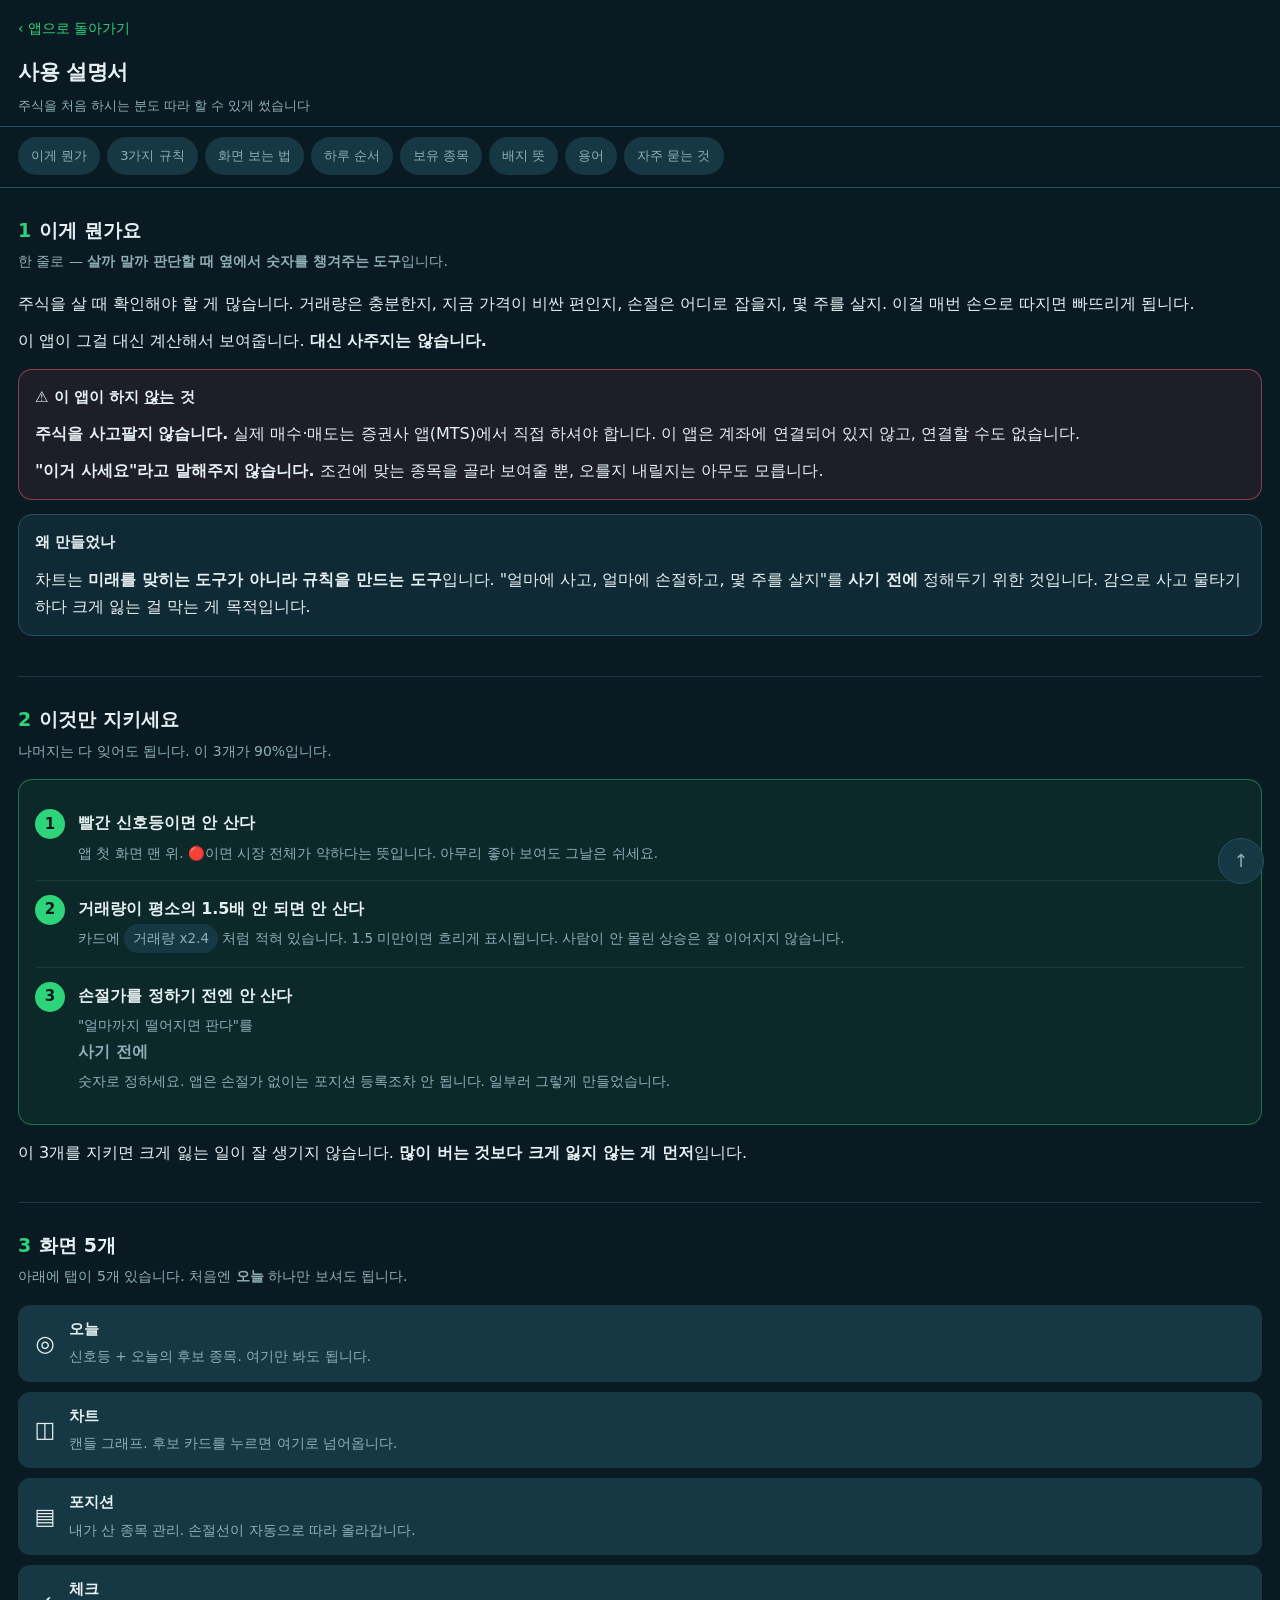
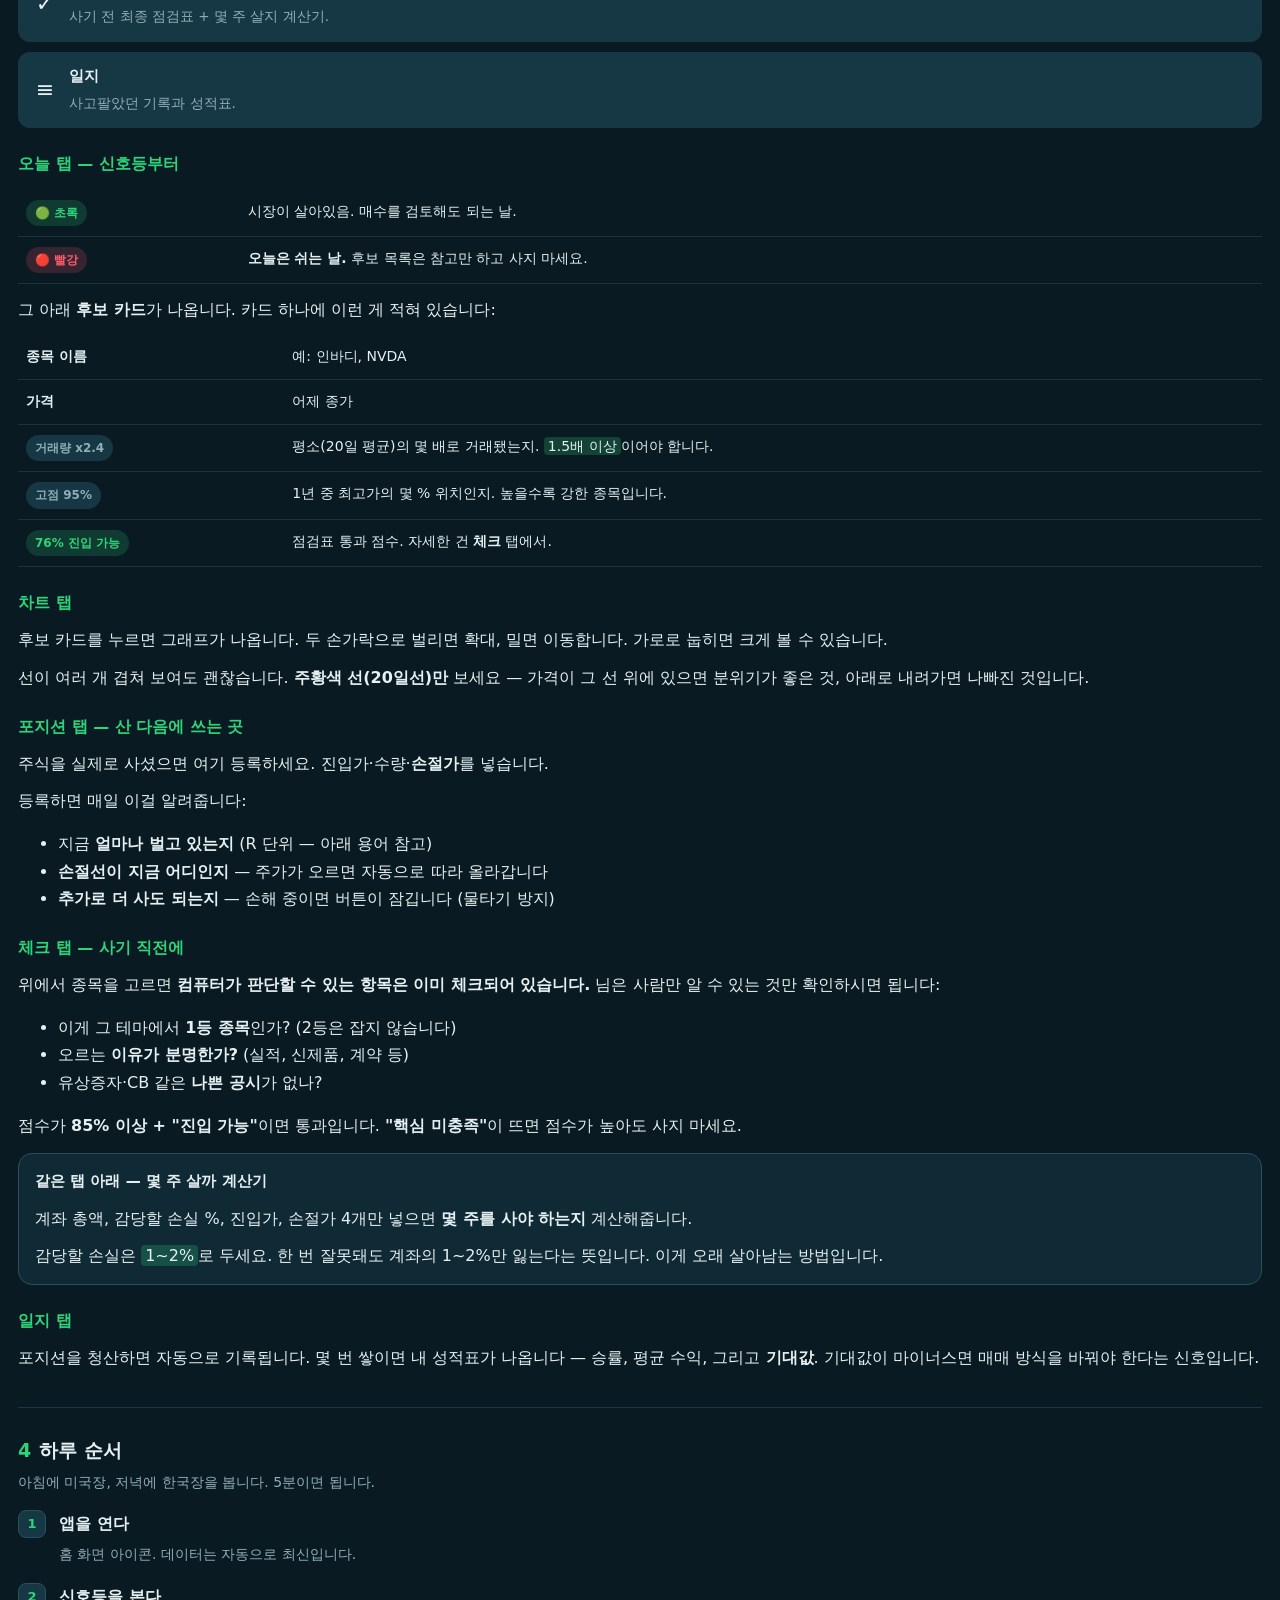
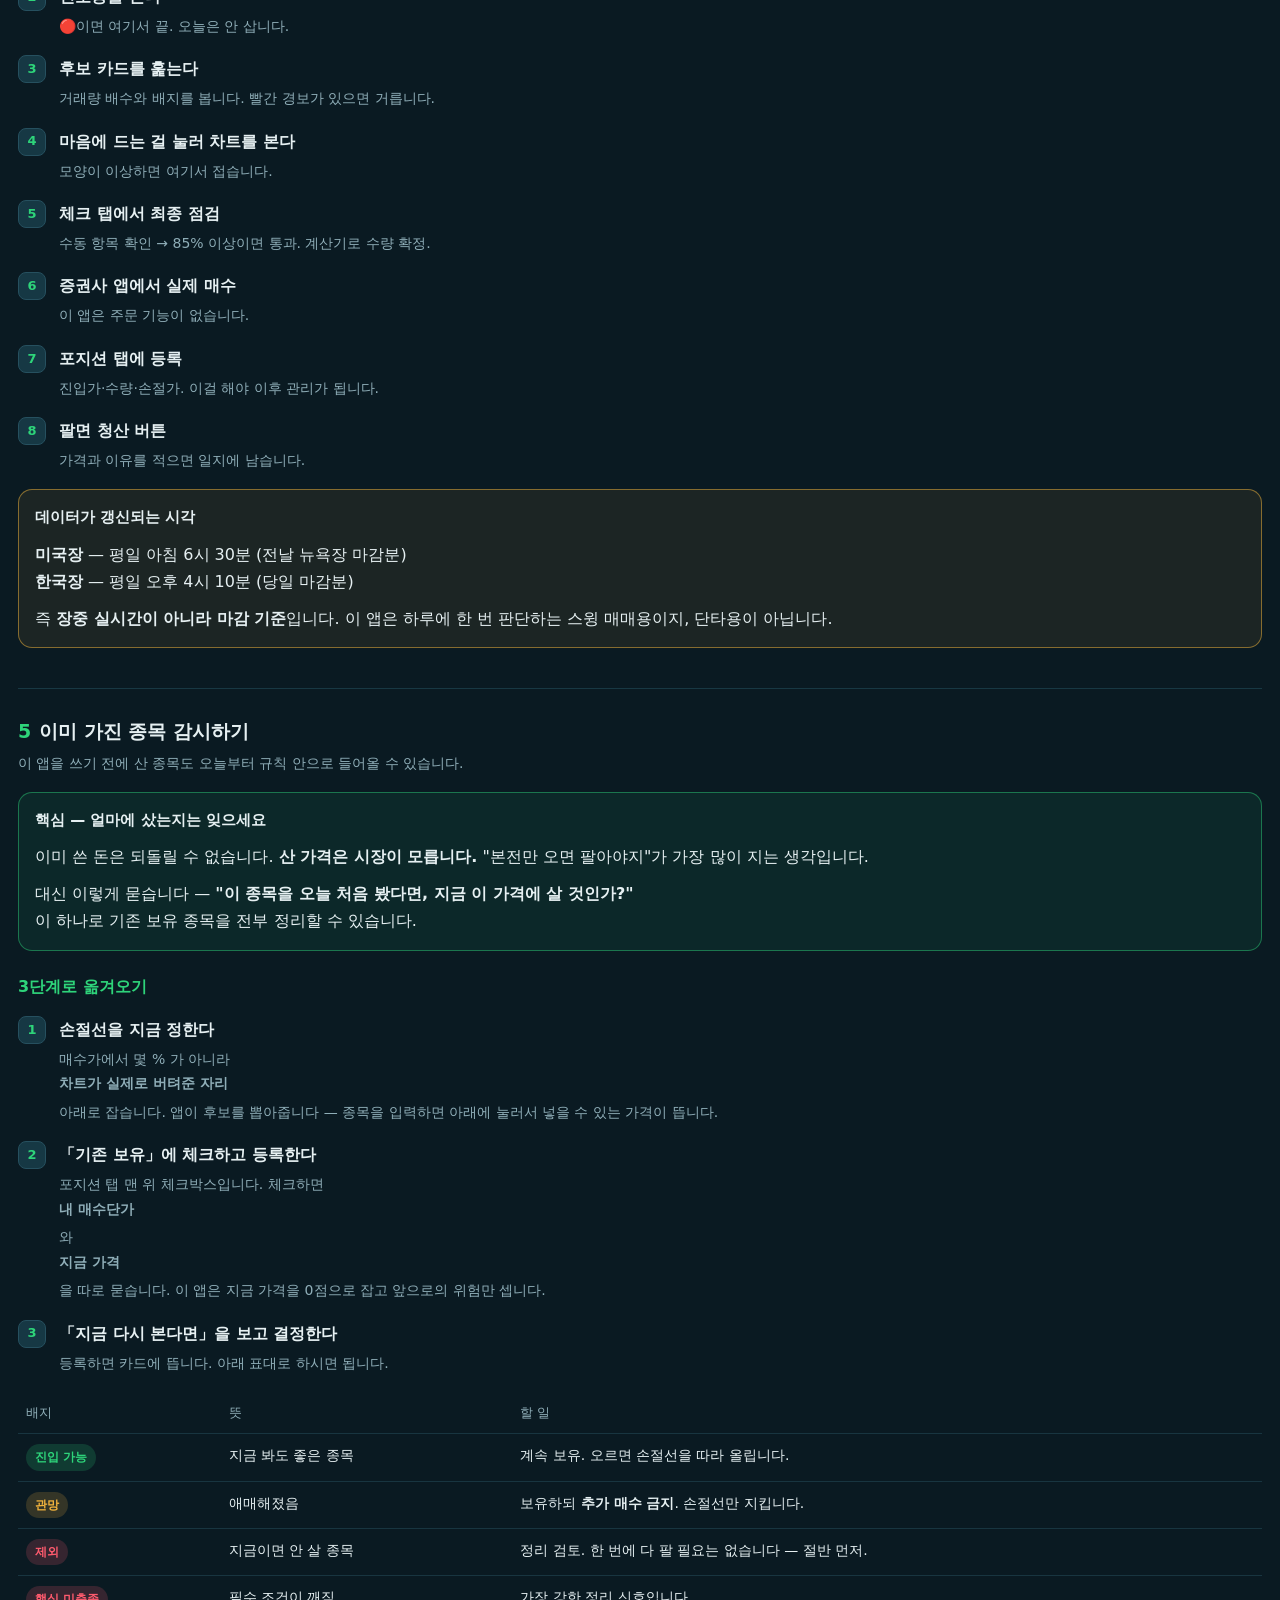
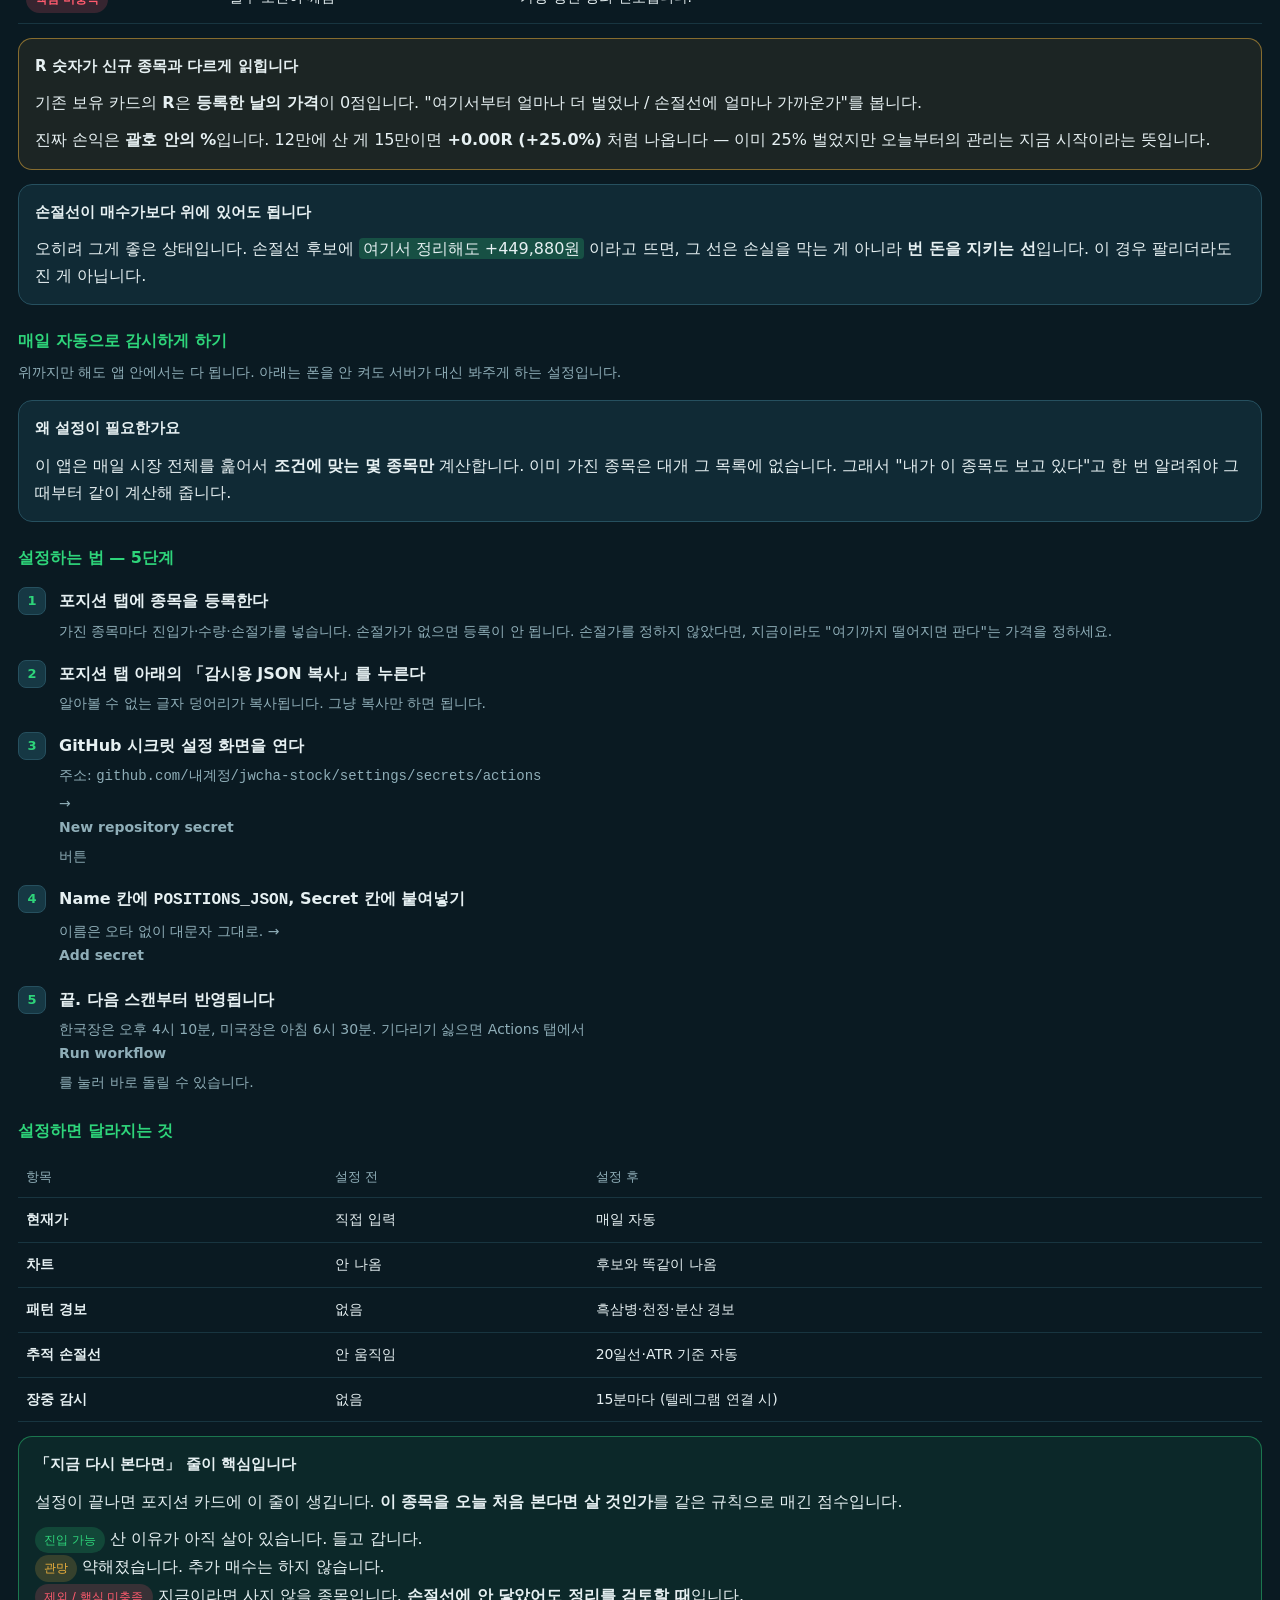
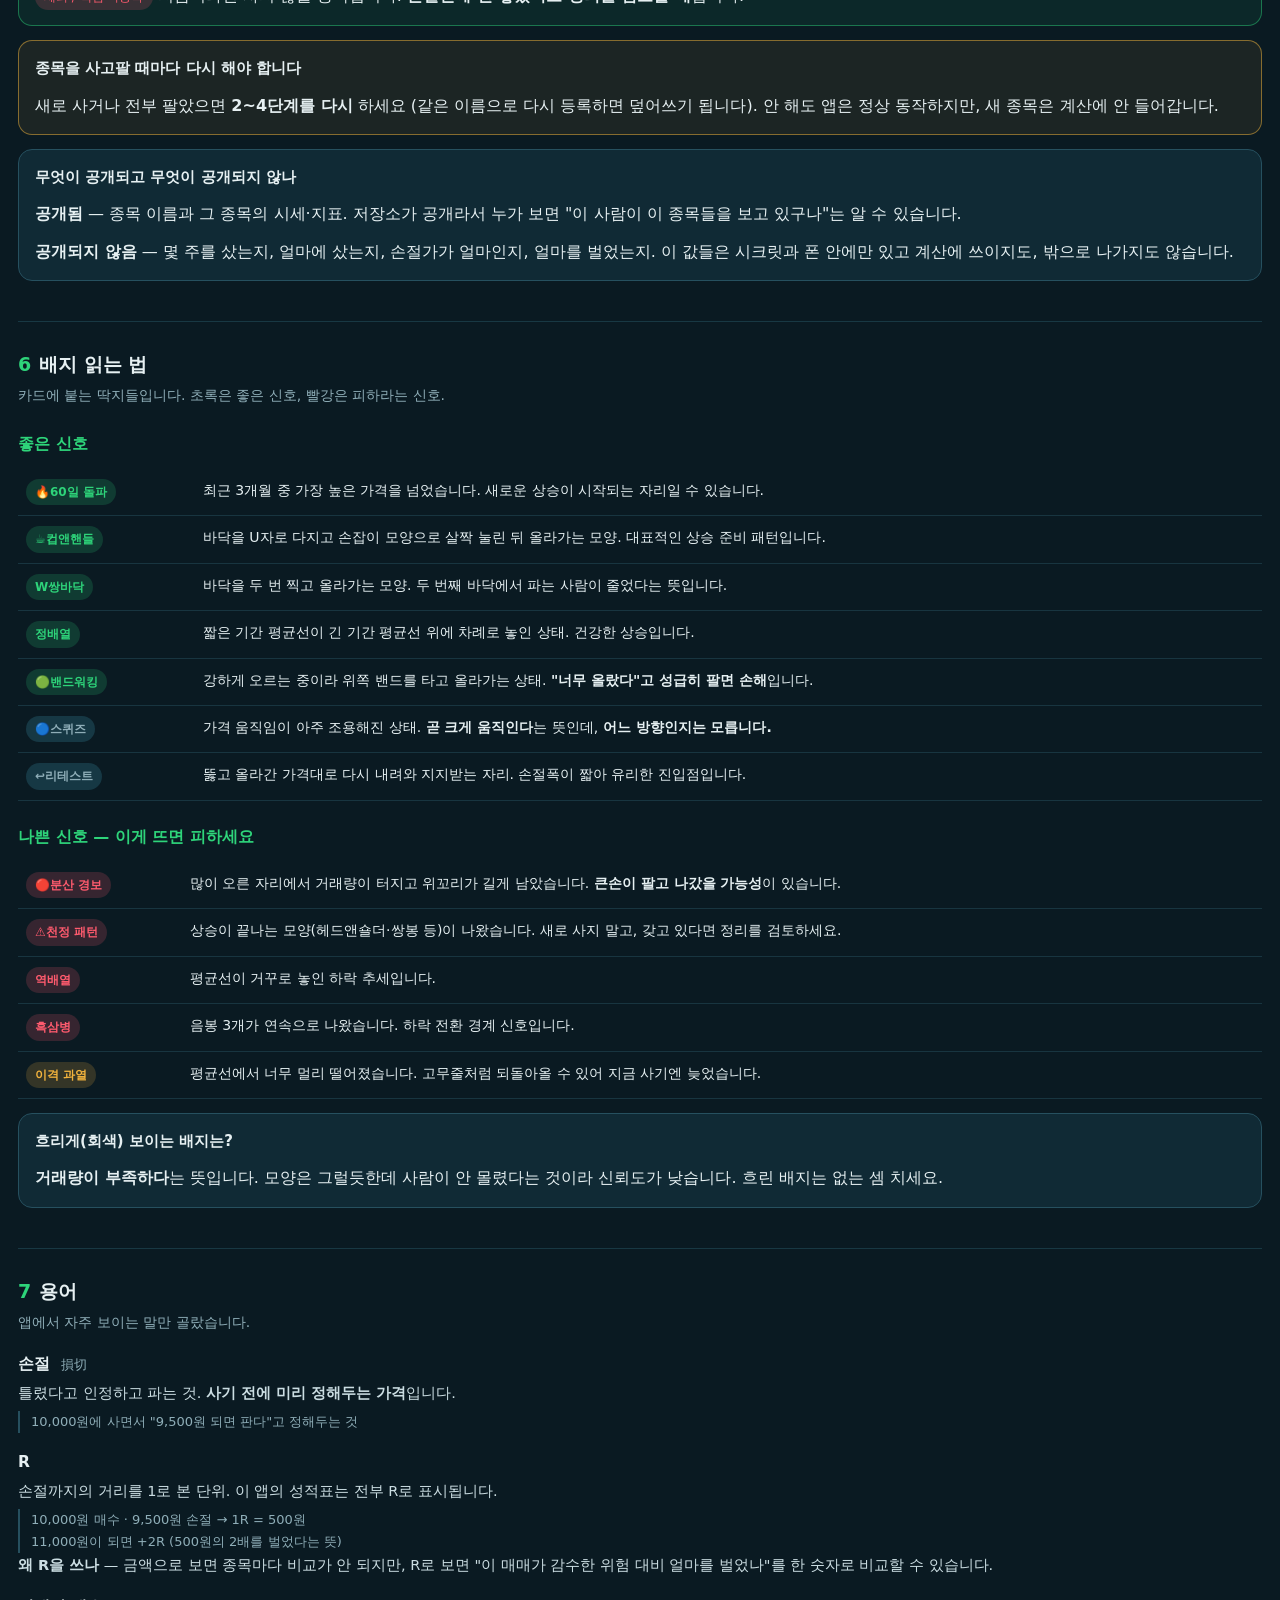
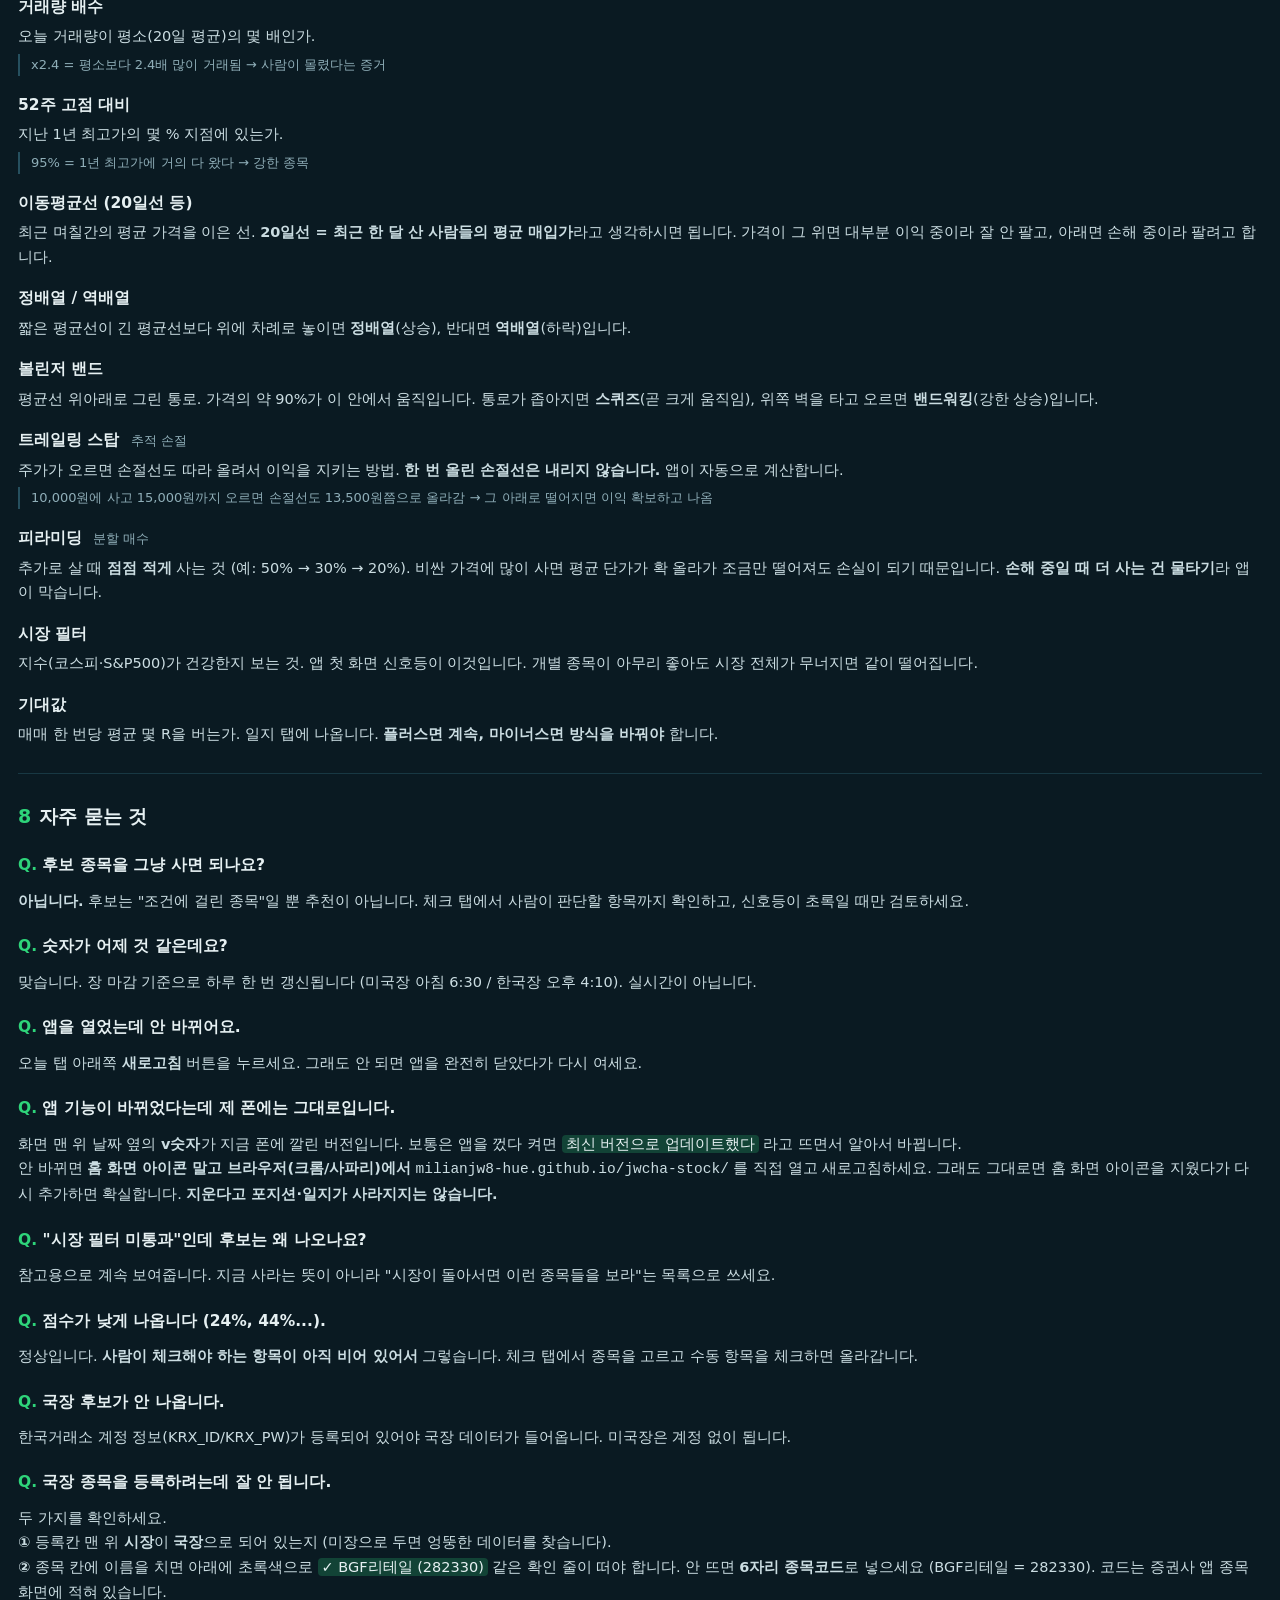
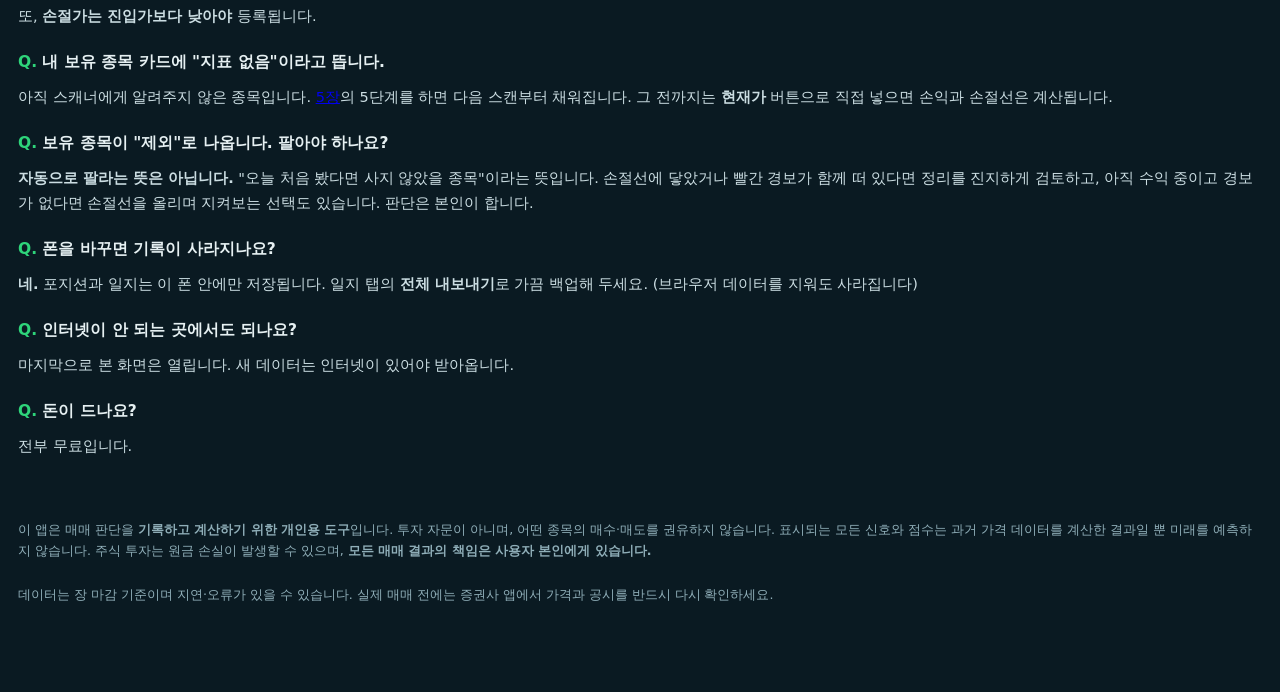
<file: docs/guide.html>
<!DOCTYPE html>
<html lang="ko">
<head>
<meta charset="UTF-8">
<meta name="viewport" content="width=device-width, initial-scale=1.0, viewport-fit=cover">
<title>사용 설명서 — 스윙 콘솔</title>
<meta name="theme-color" content="#0A1A22">
<style>
:root{
  --ink:#0A1A22; --panel:#102A35; --panel2:#163844; --line:#26505F;
  --text:#E6F0F2; --dim:#8FAEB8; --up:#2ED47A; --warn:#F2B33D; --bad:#FF5B6E;
  --sab:env(safe-area-inset-bottom,0px);
}
*{box-sizing:border-box;-webkit-tap-highlight-color:transparent}
html,body{margin:0;padding:0}
body{
  background:var(--ink);color:var(--text);
  font-family:system-ui,-apple-system,'Apple SD Gothic Neo','Noto Sans KR',sans-serif;
  font-size:16px;line-height:1.7;padding-bottom:calc(40px + var(--sab));
}
header{
  position:sticky;top:0;z-index:20;background:var(--ink);
  padding:calc(env(safe-area-inset-top,0px) + 14px) 18px 10px;
  border-bottom:1px solid var(--line);
}
header .back{display:inline-block;color:var(--up);text-decoration:none;font-size:14px;
  margin-bottom:6px;min-height:32px}
h1{font-size:21px;font-weight:700;margin:0;letter-spacing:-.02em}
header p{margin:4px 0 0;font-size:12.5px;color:var(--dim)}

nav.toc{display:flex;gap:7px;overflow-x:auto;padding:10px 18px 12px;
  border-bottom:1px solid var(--line);-webkit-overflow-scrolling:touch}
nav.toc a{flex:0 0 auto;background:var(--panel2);color:var(--dim);text-decoration:none;
  font-size:13px;padding:8px 13px;border-radius:99px;white-space:nowrap;min-height:36px;
  display:flex;align-items:center}

main{padding:0 18px}
section{padding:26px 0;border-bottom:1px solid rgba(38,80,95,.55)}
section:last-of-type{border-bottom:none}
h2{font-size:19px;font-weight:700;margin:0 0 4px;scroll-margin-top:120px}
h2 .num{color:var(--up);margin-right:8px}
h3{font-size:16px;font-weight:700;margin:22px 0 6px;color:var(--up)}
p{margin:10px 0}
.lead{color:var(--dim);font-size:14px;margin:2px 0 16px}

.card{background:var(--panel);border:1px solid var(--line);border-radius:14px;
  padding:15px 16px;margin:14px 0}
.card.warn{border-color:rgba(242,179,61,.5);background:rgba(242,179,61,.08)}
.card.bad{border-color:rgba(255,91,110,.5);background:rgba(255,91,110,.08)}
.card.go{border-color:rgba(46,212,122,.45);background:rgba(46,212,122,.08)}
.card h4{margin:0 0 6px;font-size:15px;font-weight:700}
.card p:last-child{margin-bottom:0}

.big{font-size:17px;font-weight:700;line-height:1.6}
.rule{display:flex;gap:13px;align-items:flex-start;padding:14px 0;
  border-bottom:1px solid rgba(38,80,95,.5)}
.rule:last-child{border-bottom:none}
.rule .n{flex:0 0 30px;height:30px;border-radius:50%;background:var(--up);color:var(--ink);
  display:flex;align-items:center;justify-content:center;font-weight:700;font-size:15px}
.rule .t{flex:1}
.rule .t b{display:block;font-size:16px;margin-bottom:2px}
.rule .t span{font-size:13.5px;color:var(--dim)}

.step{display:flex;gap:13px;align-items:flex-start;margin:16px 0}
.step .n{flex:0 0 28px;height:28px;border-radius:8px;background:var(--panel2);
  border:1px solid var(--line);display:flex;align-items:center;justify-content:center;
  font-weight:700;font-size:13px;color:var(--up)}
.step .t{flex:1}
.step .t b{display:block;margin-bottom:2px}
.step .t span{font-size:14px;color:var(--dim)}

table{width:100%;border-collapse:collapse;margin:12px 0;font-size:14px}
th,td{text-align:left;padding:10px 8px;border-bottom:1px solid rgba(38,80,95,.5);
  vertical-align:top}
th{color:var(--dim);font-weight:500;font-size:12.5px}
td:first-child{white-space:nowrap;font-weight:700}
.badge{display:inline-block;font-size:12px;padding:3px 9px;border-radius:99px;
  background:var(--panel2);color:var(--dim);white-space:nowrap}
.badge.go{background:rgba(46,212,122,.18);color:var(--up)}
.badge.warn{background:rgba(242,179,61,.18);color:var(--warn)}
.badge.bad{background:rgba(255,91,110,.18);color:var(--bad)}

.tab{display:flex;gap:11px;align-items:center;background:var(--panel2);border-radius:12px;
  padding:12px 14px;margin:10px 0}
.tab .ic{font-size:22px;flex:0 0 26px;text-align:center}
.tab .t b{display:block;font-size:15px}
.tab .t span{font-size:13.5px;color:var(--dim)}

dl{margin:0}
dt{font-weight:700;margin-top:16px;font-size:15.5px}
dt small{font-weight:400;color:var(--dim);font-size:12.5px;margin-left:6px}
dd{margin:4px 0 0;font-size:14.5px;color:#CBDDE2}
dd .eg{display:block;margin-top:5px;font-size:13px;color:var(--dim);
  padding-left:11px;border-left:2px solid var(--line)}

.q{font-weight:700;margin-top:20px;font-size:15.5px}
.q::before{content:"Q. ";color:var(--up)}
.a{margin:4px 0 0;font-size:14.5px;color:#CBDDE2}

.foot{padding:24px 18px 40px;font-size:12.5px;color:var(--dim);line-height:1.75}
.top{position:fixed;right:16px;bottom:calc(16px + var(--sab));background:var(--panel2);
  border:1px solid var(--line);color:var(--dim);width:46px;height:46px;border-radius:50%;
  display:flex;align-items:center;justify-content:center;text-decoration:none;font-size:18px}
mark{background:rgba(46,212,122,.22);color:var(--text);padding:1px 4px;border-radius:4px}
</style>
</head>
<body>

<header>
  <a class="back" href="./index.html">‹ 앱으로 돌아가기</a>
  <h1>사용 설명서</h1>
  <p>주식을 처음 하시는 분도 따라 할 수 있게 썼습니다</p>
</header>

<nav class="toc">
  <a href="#what">이게 뭔가</a>
  <a href="#rule3">3가지 규칙</a>
  <a href="#screens">화면 보는 법</a>
  <a href="#daily">하루 순서</a>
  <a href="#hold">보유 종목</a>
  <a href="#badge">배지 뜻</a>
  <a href="#words">용어</a>
  <a href="#faq">자주 묻는 것</a>
</nav>

<main>

<!-- ══════════ 1 ══════════ -->
<section id="what">
  <h2><span class="num">1</span>이게 뭔가요</h2>
  <p class="lead">한 줄로 — <b>살까 말까 판단할 때 옆에서 숫자를 챙겨주는 도구</b>입니다.</p>

  <p>주식을 살 때 확인해야 할 게 많습니다. 거래량은 충분한지, 지금 가격이 비싼 편인지,
  손절은 어디로 잡을지, 몇 주를 살지. 이걸 매번 손으로 따지면 빠뜨리게 됩니다.</p>

  <p>이 앱이 그걸 대신 계산해서 보여줍니다. <b>대신 사주지는 않습니다.</b></p>

  <div class="card bad">
    <h4>⚠ 이 앱이 하지 <u>않는</u> 것</h4>
    <p><b>주식을 사고팔지 않습니다.</b> 실제 매수·매도는 증권사 앱(MTS)에서 직접 하셔야 합니다.
    이 앱은 계좌에 연결되어 있지 않고, 연결할 수도 없습니다.</p>
    <p style="margin-top:8px"><b>"이거 사세요"라고 말해주지 않습니다.</b>
    조건에 맞는 종목을 골라 보여줄 뿐, 오를지 내릴지는 아무도 모릅니다.</p>
  </div>

  <div class="card">
    <h4>왜 만들었나</h4>
    <p>차트는 <b>미래를 맞히는 도구가 아니라 규칙을 만드는 도구</b>입니다.
    "얼마에 사고, 얼마에 손절하고, 몇 주를 살지"를 <b>사기 전에</b> 정해두기 위한 것입니다.
    감으로 사고 물타기하다 크게 잃는 걸 막는 게 목적입니다.</p>
  </div>
</section>

<!-- ══════════ 2 ══════════ -->
<section id="rule3">
  <h2><span class="num">2</span>이것만 지키세요</h2>
  <p class="lead">나머지는 다 잊어도 됩니다. 이 3개가 90%입니다.</p>

  <div class="card go">
    <div class="rule">
      <span class="n">1</span>
      <span class="t">
        <b>빨간 신호등이면 안 산다</b>
        <span>앱 첫 화면 맨 위. 🔴이면 시장 전체가 약하다는 뜻입니다.
        아무리 좋아 보여도 그날은 쉬세요.</span>
      </span>
    </div>
    <div class="rule">
      <span class="n">2</span>
      <span class="t">
        <b>거래량이 평소의 1.5배 안 되면 안 산다</b>
        <span>카드에 <span class="badge">거래량 x2.4</span> 처럼 적혀 있습니다.
        1.5 미만이면 흐리게 표시됩니다. 사람이 안 몰린 상승은 잘 이어지지 않습니다.</span>
      </span>
    </div>
    <div class="rule">
      <span class="n">3</span>
      <span class="t">
        <b>손절가를 정하기 전엔 안 산다</b>
        <span>"얼마까지 떨어지면 판다"를 <b>사기 전에</b> 숫자로 정하세요.
        앱은 손절가 없이는 포지션 등록조차 안 됩니다. 일부러 그렇게 만들었습니다.</span>
      </span>
    </div>
  </div>

  <p>이 3개를 지키면 크게 잃는 일이 잘 생기지 않습니다.
  <b>많이 버는 것보다 크게 잃지 않는 게 먼저</b>입니다.</p>
</section>

<!-- ══════════ 3 ══════════ -->
<section id="screens">
  <h2><span class="num">3</span>화면 5개</h2>
  <p class="lead">아래에 탭이 5개 있습니다. 처음엔 <b>오늘</b> 하나만 보셔도 됩니다.</p>

  <div class="tab"><span class="ic">◎</span><span class="t">
    <b>오늘</b><span>신호등 + 오늘의 후보 종목. 여기만 봐도 됩니다.</span></span></div>
  <div class="tab"><span class="ic">◫</span><span class="t">
    <b>차트</b><span>캔들 그래프. 후보 카드를 누르면 여기로 넘어옵니다.</span></span></div>
  <div class="tab"><span class="ic">▤</span><span class="t">
    <b>포지션</b><span>내가 산 종목 관리. 손절선이 자동으로 따라 올라갑니다.</span></span></div>
  <div class="tab"><span class="ic">✓</span><span class="t">
    <b>체크</b><span>사기 전 최종 점검표 + 몇 주 살지 계산기.</span></span></div>
  <div class="tab"><span class="ic">≡</span><span class="t">
    <b>일지</b><span>사고팔았던 기록과 성적표.</span></span></div>

  <h3>오늘 탭 — 신호등부터</h3>
  <table>
    <tr><td><span class="badge go">🟢 초록</span></td>
        <td>시장이 살아있음. 매수를 검토해도 되는 날.</td></tr>
    <tr><td><span class="badge bad">🔴 빨강</span></td>
        <td><b>오늘은 쉬는 날.</b> 후보 목록은 참고만 하고 사지 마세요.</td></tr>
  </table>

  <p>그 아래 <b>후보 카드</b>가 나옵니다. 카드 하나에 이런 게 적혀 있습니다:</p>
  <table>
    <tr><td>종목 이름</td><td>예: 인바디, NVDA</td></tr>
    <tr><td>가격</td><td>어제 종가</td></tr>
    <tr><td><span class="badge">거래량 x2.4</span></td>
        <td>평소(20일 평균)의 몇 배로 거래됐는지. <mark>1.5배 이상</mark>이어야 합니다.</td></tr>
    <tr><td><span class="badge">고점 95%</span></td>
        <td>1년 중 최고가의 몇 % 위치인지. 높을수록 강한 종목입니다.</td></tr>
    <tr><td><span class="badge go">76% 진입 가능</span></td>
        <td>점검표 통과 점수. 자세한 건 <b>체크</b> 탭에서.</td></tr>
  </table>

  <h3>차트 탭</h3>
  <p>후보 카드를 누르면 그래프가 나옵니다. 두 손가락으로 벌리면 확대, 밀면 이동합니다.
  가로로 눕히면 크게 볼 수 있습니다.</p>
  <p>선이 여러 개 겹쳐 보여도 괜찮습니다. <b>주황색 선(20일선)만</b> 보세요 —
  가격이 그 선 위에 있으면 분위기가 좋은 것, 아래로 내려가면 나빠진 것입니다.</p>

  <h3>포지션 탭 — 산 다음에 쓰는 곳</h3>
  <p>주식을 실제로 사셨으면 여기 등록하세요. 진입가·수량·<b>손절가</b>를 넣습니다.</p>
  <p>등록하면 매일 이걸 알려줍니다:</p>
  <ul>
    <li>지금 <b>얼마나 벌고 있는지</b> (R 단위 — 아래 용어 참고)</li>
    <li><b>손절선이 지금 어디인지</b> — 주가가 오르면 자동으로 따라 올라갑니다</li>
    <li><b>추가로 더 사도 되는지</b> — 손해 중이면 버튼이 잠깁니다 (물타기 방지)</li>
  </ul>

  <h3>체크 탭 — 사기 직전에</h3>
  <p>위에서 종목을 고르면 <b>컴퓨터가 판단할 수 있는 항목은 이미 체크되어 있습니다.</b>
  님은 사람만 알 수 있는 것만 확인하시면 됩니다:</p>
  <ul>
    <li>이게 그 테마에서 <b>1등 종목</b>인가? (2등은 잡지 않습니다)</li>
    <li>오르는 <b>이유가 분명한가?</b> (실적, 신제품, 계약 등)</li>
    <li>유상증자·CB 같은 <b>나쁜 공시</b>가 없나?</li>
  </ul>
  <p>점수가 <b>85% 이상 + "진입 가능"</b>이면 통과입니다.
  <b>"핵심 미충족"</b>이 뜨면 점수가 높아도 사지 마세요.</p>

  <div class="card">
    <h4>같은 탭 아래 — 몇 주 살까 계산기</h4>
    <p>계좌 총액, 감당할 손실 %, 진입가, 손절가 4개만 넣으면
    <b>몇 주를 사야 하는지</b> 계산해줍니다.</p>
    <p style="margin-top:8px">감당할 손실은 <mark>1~2%</mark>로 두세요.
    한 번 잘못돼도 계좌의 1~2%만 잃는다는 뜻입니다. 이게 오래 살아남는 방법입니다.</p>
  </div>

  <h3>일지 탭</h3>
  <p>포지션을 청산하면 자동으로 기록됩니다. 몇 번 쌓이면 내 성적표가 나옵니다 —
  승률, 평균 수익, 그리고 <b>기대값</b>. 기대값이 마이너스면 매매 방식을 바꿔야 한다는 신호입니다.</p>
</section>

<!-- ══════════ 4 ══════════ -->
<section id="daily">
  <h2><span class="num">4</span>하루 순서</h2>
  <p class="lead">아침에 미국장, 저녁에 한국장을 봅니다. 5분이면 됩니다.</p>

  <div class="step"><span class="n">1</span><span class="t">
    <b>앱을 연다</b><span>홈 화면 아이콘. 데이터는 자동으로 최신입니다.</span></span></div>
  <div class="step"><span class="n">2</span><span class="t">
    <b>신호등을 본다</b><span>🔴이면 여기서 끝. 오늘은 안 삽니다.</span></span></div>
  <div class="step"><span class="n">3</span><span class="t">
    <b>후보 카드를 훑는다</b><span>거래량 배수와 배지를 봅니다. 빨간 경보가 있으면 거릅니다.</span></span></div>
  <div class="step"><span class="n">4</span><span class="t">
    <b>마음에 드는 걸 눌러 차트를 본다</b><span>모양이 이상하면 여기서 접습니다.</span></span></div>
  <div class="step"><span class="n">5</span><span class="t">
    <b>체크 탭에서 최종 점검</b><span>수동 항목 확인 → 85% 이상이면 통과. 계산기로 수량 확정.</span></span></div>
  <div class="step"><span class="n">6</span><span class="t">
    <b>증권사 앱에서 실제 매수</b><span>이 앱은 주문 기능이 없습니다.</span></span></div>
  <div class="step"><span class="n">7</span><span class="t">
    <b>포지션 탭에 등록</b><span>진입가·수량·손절가. 이걸 해야 이후 관리가 됩니다.</span></span></div>
  <div class="step"><span class="n">8</span><span class="t">
    <b>팔면 청산 버튼</b><span>가격과 이유를 적으면 일지에 남습니다.</span></span></div>

  <div class="card warn">
    <h4>데이터가 갱신되는 시각</h4>
    <p><b>미국장</b> — 평일 아침 6시 30분 (전날 뉴욕장 마감분)<br>
    <b>한국장</b> — 평일 오후 4시 10분 (당일 마감분)</p>
    <p style="margin-top:8px">즉 <b>장중 실시간이 아니라 마감 기준</b>입니다.
    이 앱은 하루에 한 번 판단하는 스윙 매매용이지, 단타용이 아닙니다.</p>
  </div>
</section>

<!-- ══════════ 5 ══════════ -->
<section id="hold">
  <h2><span class="num">5</span>이미 가진 종목 감시하기</h2>
  <p class="lead">이 앱을 쓰기 전에 산 종목도 오늘부터 규칙 안으로 들어올 수 있습니다.</p>

  <div class="card go">
    <h4>핵심 — 얼마에 샀는지는 잊으세요</h4>
    <p>이미 쓴 돈은 되돌릴 수 없습니다. <b>산 가격은 시장이 모릅니다.</b>
    "본전만 오면 팔아야지"가 가장 많이 지는 생각입니다.</p>
    <p style="margin-top:8px">대신 이렇게 묻습니다 —
    <b>"이 종목을 오늘 처음 봤다면, 지금 이 가격에 살 것인가?"</b><br>
    이 하나로 기존 보유 종목을 전부 정리할 수 있습니다.</p>
  </div>

  <h3>3단계로 옮겨오기</h3>

  <div class="step"><span class="n">1</span><span class="t">
    <b>손절선을 지금 정한다</b>
    <span>매수가에서 몇 % 가 아니라 <b>차트가 실제로 버텨준 자리</b> 아래로 잡습니다.
    앱이 후보를 뽑아줍니다 — 종목을 입력하면 아래에 눌러서 넣을 수 있는 가격이 뜹니다.</span></span></div>

  <div class="step"><span class="n">2</span><span class="t">
    <b>「기존 보유」에 체크하고 등록한다</b>
    <span>포지션 탭 맨 위 체크박스입니다. 체크하면 <b>내 매수단가</b>와 <b>지금 가격</b>을 따로 묻습니다.
    이 앱은 지금 가격을 0점으로 잡고 앞으로의 위험만 셉니다.</span></span></div>

  <div class="step"><span class="n">3</span><span class="t">
    <b>「지금 다시 본다면」을 보고 결정한다</b>
    <span>등록하면 카드에 뜹니다. 아래 표대로 하시면 됩니다.</span></span></div>

  <table>
    <tr><th>배지</th><th>뜻</th><th>할 일</th></tr>
    <tr><td><span class="badge go">진입 가능</span></td><td>지금 봐도 좋은 종목</td>
      <td>계속 보유. 오르면 손절선을 따라 올립니다.</td></tr>
    <tr><td><span class="badge warn">관망</span></td><td>애매해졌음</td>
      <td>보유하되 <b>추가 매수 금지</b>. 손절선만 지킵니다.</td></tr>
    <tr><td><span class="badge bad">제외</span></td><td>지금이면 안 살 종목</td>
      <td>정리 검토. 한 번에 다 팔 필요는 없습니다 — 절반 먼저.</td></tr>
    <tr><td><span class="badge bad">핵심 미충족</span></td><td>필수 조건이 깨짐</td>
      <td>가장 강한 정리 신호입니다.</td></tr>
  </table>

  <div class="card warn">
    <h4>R 숫자가 신규 종목과 다르게 읽힙니다</h4>
    <p>기존 보유 카드의 <b>R</b>은 <b>등록한 날의 가격</b>이 0점입니다.
    "여기서부터 얼마나 더 벌었나 / 손절선에 얼마나 가까운가"를 봅니다.</p>
    <p style="margin-top:8px">진짜 손익은 <b>괄호 안의 %</b>입니다.
    12만에 산 게 15만이면 <b>+0.00R (+25.0%)</b> 처럼 나옵니다 —
    이미 25% 벌었지만 오늘부터의 관리는 지금 시작이라는 뜻입니다.</p>
  </div>

  <div class="card">
    <h4>손절선이 매수가보다 위에 있어도 됩니다</h4>
    <p>오히려 그게 좋은 상태입니다. 손절선 후보에
    <mark>여기서 정리해도 +449,880원</mark> 이라고 뜨면,
    그 선은 손실을 막는 게 아니라 <b>번 돈을 지키는 선</b>입니다.
    이 경우 팔리더라도 진 게 아닙니다.</p>
  </div>

  <h3>매일 자동으로 감시하게 하기</h3>
  <p class="lead">위까지만 해도 앱 안에서는 다 됩니다. 아래는 폰을 안 켜도
  서버가 대신 봐주게 하는 설정입니다.</p>

  <div class="card">
    <h4>왜 설정이 필요한가요</h4>
    <p>이 앱은 매일 시장 전체를 훑어서 <b>조건에 맞는 몇 종목만</b> 계산합니다.
    이미 가진 종목은 대개 그 목록에 없습니다. 그래서 "내가 이 종목도 보고 있다"고
    한 번 알려줘야 그때부터 같이 계산해 줍니다.</p>
  </div>

  <h3>설정하는 법 — 5단계</h3>

  <div class="step"><span class="n">1</span><span class="t">
    <b>포지션 탭에 종목을 등록한다</b>
    <span>가진 종목마다 진입가·수량·손절가를 넣습니다. 손절가가 없으면 등록이 안 됩니다.
    손절가를 정하지 않았다면, 지금이라도 "여기까지 떨어지면 판다"는 가격을 정하세요.</span></span></div>

  <div class="step"><span class="n">2</span><span class="t">
    <b>포지션 탭 아래의 「감시용 JSON 복사」를 누른다</b>
    <span>알아볼 수 없는 글자 덩어리가 복사됩니다. 그냥 복사만 하면 됩니다.</span></span></div>

  <div class="step"><span class="n">3</span><span class="t">
    <b>GitHub 시크릿 설정 화면을 연다</b>
    <span>주소: <code>github.com/내계정/jwcha-stock/settings/secrets/actions</code><br>
    → <b>New repository secret</b> 버튼</span></span></div>

  <div class="step"><span class="n">4</span><span class="t">
    <b>Name 칸에 <code>POSITIONS_JSON</code>, Secret 칸에 붙여넣기</b>
    <span>이름은 오타 없이 대문자 그대로. → <b>Add secret</b></span></span></div>

  <div class="step"><span class="n">5</span><span class="t">
    <b>끝. 다음 스캔부터 반영됩니다</b>
    <span>한국장은 오후 4시 10분, 미국장은 아침 6시 30분.
    기다리기 싫으면 Actions 탭에서 <b>Run workflow</b> 를 눌러 바로 돌릴 수 있습니다.</span></span></div>

  <h3>설정하면 달라지는 것</h3>
  <table>
    <tr><th>항목</th><th>설정 전</th><th>설정 후</th></tr>
    <tr><td>현재가</td><td>직접 입력</td><td>매일 자동</td></tr>
    <tr><td>차트</td><td>안 나옴</td><td>후보와 똑같이 나옴</td></tr>
    <tr><td>패턴 경보</td><td>없음</td><td>흑삼병·천정·분산 경보</td></tr>
    <tr><td>추적 손절선</td><td>안 움직임</td><td>20일선·ATR 기준 자동</td></tr>
    <tr><td>장중 감시</td><td>없음</td><td>15분마다 (텔레그램 연결 시)</td></tr>
  </table>

  <div class="card go">
    <h4>「지금 다시 본다면」 줄이 핵심입니다</h4>
    <p>설정이 끝나면 포지션 카드에 이 줄이 생깁니다.
    <b>이 종목을 오늘 처음 본다면 살 것인가</b>를 같은 규칙으로 매긴 점수입니다.</p>
    <p style="margin-top:8px">
    <span class="badge go">진입 가능</span> 산 이유가 아직 살아 있습니다. 들고 갑니다.<br>
    <span class="badge warn">관망</span> 약해졌습니다. 추가 매수는 하지 않습니다.<br>
    <span class="badge bad">제외 / 핵심 미충족</span> 지금이라면 사지 않을 종목입니다.
    <b>손절선에 안 닿았어도 정리를 검토할 때</b>입니다.</p>
  </div>

  <div class="card warn">
    <h4>종목을 사고팔 때마다 다시 해야 합니다</h4>
    <p>새로 사거나 전부 팔았으면 <b>2~4단계를 다시</b> 하세요
    (같은 이름으로 다시 등록하면 덮어쓰기 됩니다).
    안 해도 앱은 정상 동작하지만, 새 종목은 계산에 안 들어갑니다.</p>
  </div>

  <div class="card">
    <h4>무엇이 공개되고 무엇이 공개되지 않나</h4>
    <p><b>공개됨</b> — 종목 이름과 그 종목의 시세·지표. 저장소가 공개라서
    누가 보면 "이 사람이 이 종목들을 보고 있구나"는 알 수 있습니다.</p>
    <p style="margin-top:8px"><b>공개되지 않음</b> — 몇 주를 샀는지, 얼마에 샀는지,
    손절가가 얼마인지, 얼마를 벌었는지. 이 값들은 시크릿과 폰 안에만 있고
    계산에 쓰이지도, 밖으로 나가지도 않습니다.</p>
  </div>
</section>

<!-- ══════════ 6 ══════════ -->
<section id="badge">
  <h2><span class="num">6</span>배지 읽는 법</h2>
  <p class="lead">카드에 붙는 딱지들입니다. 초록은 좋은 신호, 빨강은 피하라는 신호.</p>

  <h3>좋은 신호</h3>
  <table>
    <tr><td><span class="badge go">🔥60일 돌파</span></td>
        <td>최근 3개월 중 가장 높은 가격을 넘었습니다. 새로운 상승이 시작되는 자리일 수 있습니다.</td></tr>
    <tr><td><span class="badge go">☕컵앤핸들</span></td>
        <td>바닥을 U자로 다지고 손잡이 모양으로 살짝 눌린 뒤 올라가는 모양. 대표적인 상승 준비 패턴입니다.</td></tr>
    <tr><td><span class="badge go">W쌍바닥</span></td>
        <td>바닥을 두 번 찍고 올라가는 모양. 두 번째 바닥에서 파는 사람이 줄었다는 뜻입니다.</td></tr>
    <tr><td><span class="badge go">정배열</span></td>
        <td>짧은 기간 평균선이 긴 기간 평균선 위에 차례로 놓인 상태. 건강한 상승입니다.</td></tr>
    <tr><td><span class="badge go">🟢밴드워킹</span></td>
        <td>강하게 오르는 중이라 위쪽 밴드를 타고 올라가는 상태. <b>"너무 올랐다"고 성급히 팔면 손해</b>입니다.</td></tr>
    <tr><td><span class="badge">🔵스퀴즈</span></td>
        <td>가격 움직임이 아주 조용해진 상태. <b>곧 크게 움직인다</b>는 뜻인데, <b>어느 방향인지는 모릅니다.</b></td></tr>
    <tr><td><span class="badge">↩리테스트</span></td>
        <td>뚫고 올라간 가격대로 다시 내려와 지지받는 자리. 손절폭이 짧아 유리한 진입점입니다.</td></tr>
  </table>

  <h3>나쁜 신호 — 이게 뜨면 피하세요</h3>
  <table>
    <tr><td><span class="badge bad">🔴분산 경보</span></td>
        <td>많이 오른 자리에서 거래량이 터지고 위꼬리가 길게 남았습니다.
        <b>큰손이 팔고 나갔을 가능성</b>이 있습니다.</td></tr>
    <tr><td><span class="badge bad">⚠천정 패턴</span></td>
        <td>상승이 끝나는 모양(헤드앤숄더·쌍봉 등)이 나왔습니다. 새로 사지 말고, 갖고 있다면 정리를 검토하세요.</td></tr>
    <tr><td><span class="badge bad">역배열</span></td>
        <td>평균선이 거꾸로 놓인 하락 추세입니다.</td></tr>
    <tr><td><span class="badge bad">흑삼병</span></td>
        <td>음봉 3개가 연속으로 나왔습니다. 하락 전환 경계 신호입니다.</td></tr>
    <tr><td><span class="badge warn">이격 과열</span></td>
        <td>평균선에서 너무 멀리 떨어졌습니다. 고무줄처럼 되돌아올 수 있어 지금 사기엔 늦었습니다.</td></tr>
  </table>

  <div class="card">
    <h4>흐리게(회색) 보이는 배지는?</h4>
    <p><b>거래량이 부족하다</b>는 뜻입니다. 모양은 그럴듯한데 사람이 안 몰렸다는 것이라
    신뢰도가 낮습니다. 흐린 배지는 없는 셈 치세요.</p>
  </div>
</section>

<!-- ══════════ 7 ══════════ -->
<section id="words">
  <h2><span class="num">7</span>용어</h2>
  <p class="lead">앱에서 자주 보이는 말만 골랐습니다.</p>

  <dl>
    <dt>손절 <small>損切</small></dt>
    <dd>틀렸다고 인정하고 파는 것. <b>사기 전에 미리 정해두는 가격</b>입니다.
      <span class="eg">10,000원에 사면서 "9,500원 되면 판다"고 정해두는 것</span></dd>

    <dt>R</dt>
    <dd>손절까지의 거리를 1로 본 단위. 이 앱의 성적표는 전부 R로 표시됩니다.
      <span class="eg">10,000원 매수 · 9,500원 손절 → 1R = 500원<br>
      11,000원이 되면 +2R (500원의 2배를 벌었다는 뜻)</span>
      <b>왜 R을 쓰나</b> — 금액으로 보면 종목마다 비교가 안 되지만,
      R로 보면 "이 매매가 감수한 위험 대비 얼마를 벌었나"를 한 숫자로 비교할 수 있습니다.</dd>

    <dt>거래량 배수</dt>
    <dd>오늘 거래량이 평소(20일 평균)의 몇 배인가.
      <span class="eg">x2.4 = 평소보다 2.4배 많이 거래됨 → 사람이 몰렸다는 증거</span></dd>

    <dt>52주 고점 대비</dt>
    <dd>지난 1년 최고가의 몇 % 지점에 있는가.
      <span class="eg">95% = 1년 최고가에 거의 다 왔다 → 강한 종목</span></dd>

    <dt>이동평균선 (20일선 등)</dt>
    <dd>최근 며칠간의 평균 가격을 이은 선. <b>20일선 = 최근 한 달 산 사람들의 평균 매입가</b>라고
      생각하시면 됩니다. 가격이 그 위면 대부분 이익 중이라 잘 안 팔고, 아래면 손해 중이라 팔려고 합니다.</dd>

    <dt>정배열 / 역배열</dt>
    <dd>짧은 평균선이 긴 평균선보다 위에 차례로 놓이면 <b>정배열</b>(상승),
      반대면 <b>역배열</b>(하락)입니다.</dd>

    <dt>볼린저 밴드</dt>
    <dd>평균선 위아래로 그린 통로. 가격의 약 90%가 이 안에서 움직입니다.
      통로가 좁아지면 <b>스퀴즈</b>(곧 크게 움직임), 위쪽 벽을 타고 오르면 <b>밴드워킹</b>(강한 상승)입니다.</dd>

    <dt>트레일링 스탑 <small>추적 손절</small></dt>
    <dd>주가가 오르면 손절선도 따라 올려서 이익을 지키는 방법.
      <b>한 번 올린 손절선은 내리지 않습니다.</b> 앱이 자동으로 계산합니다.
      <span class="eg">10,000원에 사고 15,000원까지 오르면 손절선도 13,500원쯤으로 올라감
      → 그 아래로 떨어지면 이익 확보하고 나옴</span></dd>

    <dt>피라미딩 <small>분할 매수</small></dt>
    <dd>추가로 살 때 <b>점점 적게</b> 사는 것 (예: 50% → 30% → 20%).
      비싼 가격에 많이 사면 평균 단가가 확 올라가 조금만 떨어져도 손실이 되기 때문입니다.
      <b>손해 중일 때 더 사는 건 물타기</b>라 앱이 막습니다.</dd>

    <dt>시장 필터</dt>
    <dd>지수(코스피·S&amp;P500)가 건강한지 보는 것. 앱 첫 화면 신호등이 이것입니다.
      개별 종목이 아무리 좋아도 시장 전체가 무너지면 같이 떨어집니다.</dd>

    <dt>기대값</dt>
    <dd>매매 한 번당 평균 몇 R을 버는가. 일지 탭에 나옵니다.
      <b>플러스면 계속, 마이너스면 방식을 바꿔야</b> 합니다.</dd>
  </dl>
</section>

<!-- ══════════ 8 ══════════ -->
<section id="faq">
  <h2><span class="num">8</span>자주 묻는 것</h2>

  <p class="q">후보 종목을 그냥 사면 되나요?</p>
  <p class="a"><b>아닙니다.</b> 후보는 "조건에 걸린 종목"일 뿐 추천이 아닙니다.
  체크 탭에서 사람이 판단할 항목까지 확인하고, 신호등이 초록일 때만 검토하세요.</p>

  <p class="q">숫자가 어제 것 같은데요?</p>
  <p class="a">맞습니다. 장 마감 기준으로 하루 한 번 갱신됩니다
  (미국장 아침 6:30 / 한국장 오후 4:10). 실시간이 아닙니다.</p>

  <p class="q">앱을 열었는데 안 바뀌어요.</p>
  <p class="a">오늘 탭 아래쪽 <b>새로고침</b> 버튼을 누르세요.
  그래도 안 되면 앱을 완전히 닫았다가 다시 여세요.</p>

  <p class="q">앱 기능이 바뀌었다는데 제 폰에는 그대로입니다.</p>
  <p class="a">화면 맨 위 날짜 옆의 <b>v숫자</b>가 지금 폰에 깔린 버전입니다.
  보통은 앱을 껐다 켜면 <mark>최신 버전으로 업데이트했다</mark> 라고 뜨면서 알아서 바뀝니다.<br>
  안 바뀌면 <b>홈 화면 아이콘 말고 브라우저(크롬/사파리)에서</b>
  <code>milianjw8-hue.github.io/jwcha-stock/</code> 를 직접 열고 새로고침하세요.
  그래도 그대로면 홈 화면 아이콘을 지웠다가 다시 추가하면 확실합니다.
  <b>지운다고 포지션·일지가 사라지지는 않습니다.</b></p>

  <p class="q">"시장 필터 미통과"인데 후보는 왜 나오나요?</p>
  <p class="a">참고용으로 계속 보여줍니다. 지금 사라는 뜻이 아니라
  "시장이 돌아서면 이런 종목들을 보라"는 목록으로 쓰세요.</p>

  <p class="q">점수가 낮게 나옵니다 (24%, 44%...).</p>
  <p class="a">정상입니다. <b>사람이 체크해야 하는 항목이 아직 비어 있어서</b> 그렇습니다.
  체크 탭에서 종목을 고르고 수동 항목을 체크하면 올라갑니다.</p>

  <p class="q">국장 후보가 안 나옵니다.</p>
  <p class="a">한국거래소 계정 정보(KRX_ID/KRX_PW)가 등록되어 있어야 국장 데이터가 들어옵니다.
  미국장은 계정 없이 됩니다.</p>

  <p class="q">국장 종목을 등록하려는데 잘 안 됩니다.</p>
  <p class="a">두 가지를 확인하세요.<br>
  <b>①</b> 등록칸 맨 위 <b>시장</b>이 <b>국장</b>으로 되어 있는지 (미장으로 두면 엉뚱한 데이터를 찾습니다).<br>
  <b>②</b> 종목 칸에 이름을 치면 아래에 초록색으로
  <mark>✓ BGF리테일 (282330)</mark> 같은 확인 줄이 떠야 합니다.
  안 뜨면 <b>6자리 종목코드</b>로 넣으세요 (BGF리테일 = 282330).
  코드는 증권사 앱 종목 화면에 적혀 있습니다.<br>
  또, <b>손절가는 진입가보다 낮아야</b> 등록됩니다.</p>

  <p class="q">내 보유 종목 카드에 "지표 없음"이라고 뜹니다.</p>
  <p class="a">아직 스캐너에게 알려주지 않은 종목입니다.
  <a href="#hold">5장</a>의 5단계를 하면 다음 스캔부터 채워집니다.
  그 전까지는 <b>현재가</b> 버튼으로 직접 넣으면 손익과 손절선은 계산됩니다.</p>

  <p class="q">보유 종목이 "제외"로 나옵니다. 팔아야 하나요?</p>
  <p class="a"><b>자동으로 팔라는 뜻은 아닙니다.</b> "오늘 처음 봤다면 사지 않았을 종목"이라는 뜻입니다.
  손절선에 닿았거나 빨간 경보가 함께 떠 있다면 정리를 진지하게 검토하고,
  아직 수익 중이고 경보가 없다면 손절선을 올리며 지켜보는 선택도 있습니다.
  판단은 본인이 합니다.</p>

  <p class="q">폰을 바꾸면 기록이 사라지나요?</p>
  <p class="a"><b>네.</b> 포지션과 일지는 이 폰 안에만 저장됩니다.
  일지 탭의 <b>전체 내보내기</b>로 가끔 백업해 두세요.
  (브라우저 데이터를 지워도 사라집니다)</p>

  <p class="q">인터넷이 안 되는 곳에서도 되나요?</p>
  <p class="a">마지막으로 본 화면은 열립니다. 새 데이터는 인터넷이 있어야 받아옵니다.</p>

  <p class="q">돈이 드나요?</p>
  <p class="a">전부 무료입니다.</p>
</section>

</main>

<p class="foot">
  이 앱은 매매 판단을 <b>기록하고 계산하기 위한 개인용 도구</b>입니다.
  투자 자문이 아니며, 어떤 종목의 매수·매도를 권유하지 않습니다.
  표시되는 모든 신호와 점수는 과거 가격 데이터를 계산한 결과일 뿐 미래를 예측하지 않습니다.
  주식 투자는 원금 손실이 발생할 수 있으며, <b>모든 매매 결과의 책임은 사용자 본인에게 있습니다.</b>
  <br><br>
  데이터는 장 마감 기준이며 지연·오류가 있을 수 있습니다. 실제 매매 전에는
  증권사 앱에서 가격과 공시를 반드시 다시 확인하세요.
</p>

<a class="top" href="#" aria-label="맨 위로">↑</a>

</body>
</html>
</file>
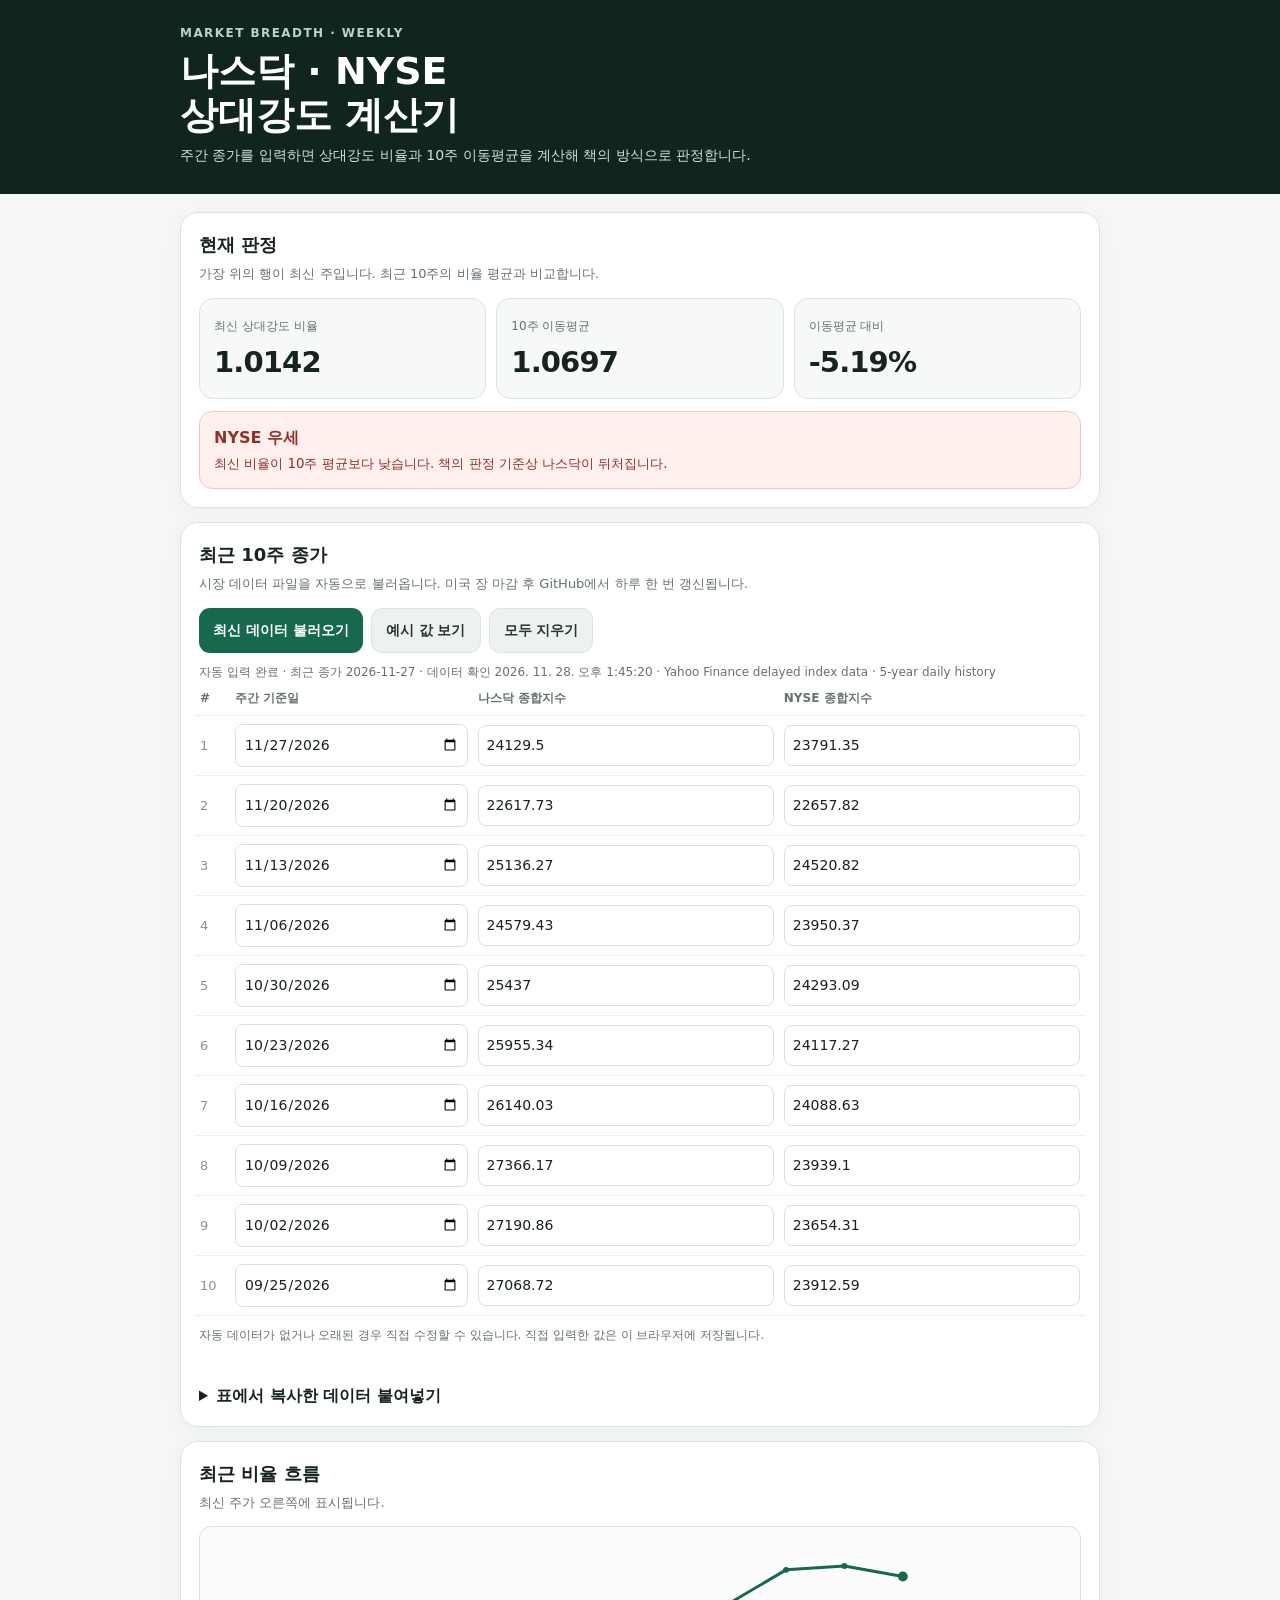
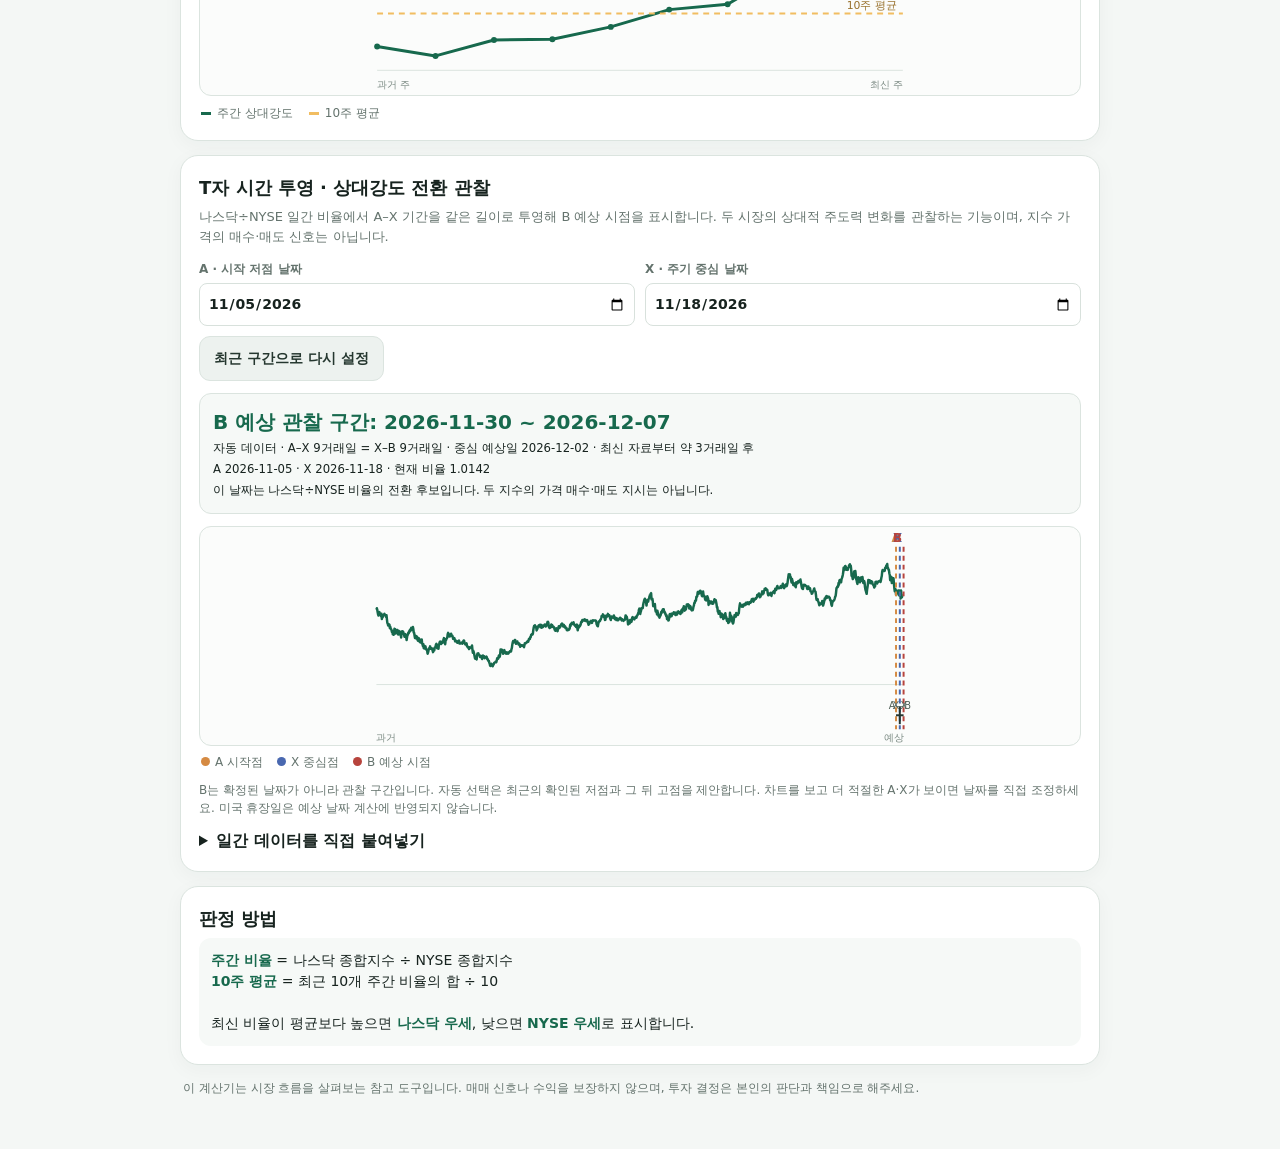
<file: docs/relative-strength.html>
<!doctype html>
<html lang="ko">
<head>
  <meta charset="utf-8">
  <meta name="viewport" content="width=device-width, initial-scale=1, viewport-fit=cover">
  <meta name="theme-color" content="#10251f">
  <meta name="description" content="나스닥 종합지수와 NYSE 종합지수의 상대강도 비율 및 10주 이동평균을 계산합니다.">
  <title>나스닥·NYSE 상대강도 계산기</title>
  <style>
    :root{color-scheme:light;--ink:#17231f;--muted:#64736d;--line:#dbe4df;--paper:#f4f7f5;--green:#17694d;--green-soft:#e5f4ec;--red:#a83e36;--red-soft:#fff0ed;--gold:#f1bd61;--card:#fff;--navy:#10251f}
    *{box-sizing:border-box}body{margin:0;background:var(--paper);color:var(--ink);font-family:system-ui,-apple-system,BlinkMacSystemFont,"Segoe UI",sans-serif;line-height:1.5}
    .top{background:var(--navy);color:#fff;padding:24px 18px 28px}.wrap{width:min(920px,100% - 28px);margin:auto}.eyebrow{font-size:12px;letter-spacing:.12em;text-transform:uppercase;color:#b8d4c7;font-weight:700}.top h1{font-size:clamp(25px,6vw,38px);line-height:1.15;margin:8px 0}.top p{margin:8px 0 0;color:#d4e1db;font-size:14px}
    main{padding:18px 0 40px}.card{background:var(--card);border:1px solid var(--line);border-radius:18px;padding:18px;margin:0 0 14px;box-shadow:0 5px 20px #173b2d0a}.card h2{font-size:18px;margin:0 0 6px}.sub{font-size:13px;color:var(--muted);margin:0 0 14px}.actions{display:flex;gap:8px;flex-wrap:wrap}.btn{border:0;border-radius:11px;background:var(--green);color:#fff;font:inherit;font-weight:700;font-size:14px;padding:11px 14px;min-height:44px;cursor:pointer}.btn.secondary{background:#edf2ef;color:#25372f;border:1px solid var(--line)}.btn:active{transform:translateY(1px)}
    .result-grid{display:grid;grid-template-columns:repeat(3,1fr);gap:10px}.metric{padding:14px;background:#f6f9f7;border:1px solid var(--line);border-radius:14px;min-width:0}.metric .label{font-size:12px;color:var(--muted)}.metric strong{display:block;font-size:clamp(20px,5vw,29px);font-variant-numeric:tabular-nums;letter-spacing:-.03em;margin-top:4px;overflow-wrap:anywhere}.signal{margin-top:12px;padding:14px;border-radius:13px;background:#f1f4f2;border:1px solid var(--line);font-weight:700}.signal.up{background:var(--green-soft);color:#15583e;border-color:#b9dfc9}.signal.down{background:var(--red-soft);color:#8f3029;border-color:#f2c7c1}.signal.neutral{color:#46534d}.signal small{display:block;font-weight:500;margin-top:4px;color:inherit}
    .table-wrap{overflow-x:auto;margin:0 -4px}table{width:100%;border-collapse:collapse;min-width:480px}th,td{text-align:left;padding:8px 5px;border-bottom:1px solid #edf1ee;font-size:13px}th{color:var(--muted);font-weight:650;font-size:12px}td:first-child{width:35px;color:#87948e}input{width:100%;border:1px solid #d8e1dc;border-radius:8px;padding:9px 8px;min-height:40px;font:inherit;font-size:14px;color:var(--ink);background:white}input:focus,textarea:focus{outline:2px solid #86c5a6;border-color:transparent}.input-date{min-width:114px}.input-num{min-width:116px;font-variant-numeric:tabular-nums}.foot{font-size:12px;color:var(--muted);margin:10px 0 0}.chart{width:100%;height:170px;display:block;background:#fbfcfb;border:1px solid var(--line);border-radius:12px}.legend{font-size:12px;color:var(--muted);display:flex;gap:16px;margin:8px 2px 0}.key:before{content:"";display:inline-block;width:10px;height:3px;background:var(--green);vertical-align:middle;margin-right:6px}.key.avg:before{background:var(--gold)}details summary{cursor:pointer;font-weight:700}textarea{width:100%;min-height:112px;padding:10px;border:1px solid var(--line);border-radius:10px;font:13px ui-monospace,monospace;resize:vertical}.hint{font-size:12px;color:var(--muted);margin:7px 0}.formula{background:#f6f9f7;border-radius:12px;padding:12px;font-size:14px}.formula b{color:var(--green)}.notice{font-size:12px;color:var(--muted);padding:0 3px}.error{color:var(--red);font-size:13px;min-height:20px;margin:8px 0 0}
    .t-controls{display:grid;grid-template-columns:1fr 1fr;gap:10px}.t-field{font-size:12px;color:var(--muted);font-weight:650}.t-field input{display:block;margin-top:5px}.t-result{padding:13px;background:#f6f9f7;border:1px solid var(--line);border-radius:12px;margin-top:12px;font-size:14px}.t-result strong{display:block;font-size:20px;color:var(--green)}.t-chart{width:100%;height:220px;display:block;background:#fbfcfb;border:1px solid var(--line);border-radius:12px;margin-top:12px}.t-key{font-size:12px;color:var(--muted);display:flex;gap:14px;flex-wrap:wrap;margin:7px 2px}.t-key span:before{content:"";display:inline-block;width:9px;height:9px;border-radius:50%;background:#718078;margin-right:5px}.t-key .a:before{background:#d58a42}.t-key .x:before{background:#4968b0}.t-key .b:before{background:#b7443d}
    @media(max-width:560px){.wrap{width:min(100% - 20px,920px)}.top{padding:20px 14px 24px}.card{padding:15px;border-radius:15px}.result-grid{grid-template-columns:1fr 1fr}.metric:last-child{grid-column:1/-1}.actions .btn{flex:1}.top p{font-size:13px}}
  </style>
</head>
<body>
  <header class="top"><div class="wrap"><div class="eyebrow">MARKET BREADTH · WEEKLY</div><h1>나스닥 · NYSE<br>상대강도 계산기</h1><p>주간 종가를 입력하면 상대강도 비율과 10주 이동평균을 계산해 책의 방식으로 판정합니다.</p></div></header>
  <main class="wrap">
    <section class="card" aria-live="polite">
      <h2>현재 판정</h2><p class="sub">가장 위의 행이 최신 주입니다. 최근 10주의 비율 평균과 비교합니다.</p>
      <div class="result-grid">
        <div class="metric"><span class="label">최신 상대강도 비율</span><strong id="ratioNow">—</strong></div>
        <div class="metric"><span class="label">10주 이동평균</span><strong id="average">—</strong></div>
        <div class="metric"><span class="label">이동평균 대비</span><strong id="difference">—</strong></div>
      </div>
      <div id="signal" class="signal neutral">주간 종가 10개를 입력해 주세요.<small>비율 = 나스닥 종합지수 ÷ NYSE 종합지수</small></div>
    </section>

    <section class="card">
      <h2>최근 10주 종가</h2><p class="sub">시장 데이터 파일을 자동으로 불러옵니다. 미국 장 마감 후 GitHub에서 하루 한 번 갱신됩니다.</p>
      <div class="actions" style="margin-bottom:10px"><button class="btn" id="reloadData">최신 데이터 불러오기</button><button class="btn secondary" id="sample">예시 값 보기</button><button class="btn secondary" id="clear">모두 지우기</button></div>
      <p id="dataStatus" class="foot" role="status" aria-live="polite">데이터 확인 중…</p>
      <div class="table-wrap"><table><thead><tr><th>#</th><th>주간 기준일</th><th>나스닥 종합지수</th><th>NYSE 종합지수</th></tr></thead><tbody id="rows"></tbody></table></div>
      <p class="foot">자동 데이터가 없거나 오래된 경우 직접 수정할 수 있습니다. 직접 입력한 값은 이 브라우저에 저장됩니다.</p>
      <p id="error" class="error" role="status"></p>
      <details style="margin-top:12px"><summary>표에서 복사한 데이터 붙여넣기</summary><p class="hint">날짜, 나스닥 종가, NYSE 종가 순서로 한 줄에 하나씩 붙여넣으세요. 쉼표 또는 탭으로 구분합니다. 최신 주부터 입력합니다.</p><textarea id="paste" placeholder="2026-10-02,27190.86,23654.31&#10;2026-09-25,27068.72,23912.59"></textarea><div class="actions" style="margin-top:8px"><button class="btn secondary" id="applyPaste">붙여넣은 값 적용</button></div></details>
    </section>

    <section class="card"><h2>최근 비율 흐름</h2><p class="sub">최신 주가 오른쪽에 표시됩니다.</p><svg id="chart" class="chart" viewBox="0 0 600 170" role="img" aria-label="상대강도 비율과 10주 평균 그래프"></svg><div class="legend"><span class="key">주간 상대강도</span><span class="key avg">10주 평균</span></div></section>

    <section class="card" id="tModule">
      <h2>T자 시간 투영 · 상대강도 전환 관찰</h2>
      <p class="sub">나스닥÷NYSE 일간 비율에서 A–X 기간을 같은 길이로 투영해 B 예상 시점을 표시합니다. 두 시장의 상대적 주도력 변화를 관찰하는 기능이며, 지수 가격의 매수·매도 신호는 아닙니다.</p>
      <div class="t-controls">
        <label class="t-field">A · 시작 저점 날짜<input id="tA" type="date" aria-label="T자 A 시작 저점 날짜"></label>
        <label class="t-field">X · 주기 중심 날짜<input id="tX" type="date" aria-label="T자 X 주기 중심 날짜"></label>
      </div>
      <div class="actions" style="margin-top:10px"><button class="btn secondary" id="suggestT">최근 구간으로 다시 설정</button></div>
      <div id="tResult" class="t-result" role="status" aria-live="polite">5년 일간 데이터 확인 중…</div>
      <svg id="tChart" class="t-chart" viewBox="0 0 600 220" role="img" aria-label="나스닥 대 NYSE 상대강도와 T자 시간 투영"></svg>
      <div class="t-key"><span class="a">A 시작점</span><span class="x">X 중심점</span><span class="b">B 예상 시점</span></div>
      <p class="foot">B는 확정된 날짜가 아니라 관찰 구간입니다. 자동 선택은 최근의 확인된 저점과 그 뒤 고점을 제안합니다. 차트를 보고 더 적절한 A·X가 보이면 날짜를 직접 조정하세요. 미국 휴장일은 예상 날짜 계산에 반영되지 않습니다.</p>
      <details style="margin-top:12px"><summary>일간 데이터를 직접 붙여넣기</summary><p class="hint">날짜, 나스닥 종가, NYSE 종가 순서로 입력하세요. 오래된 날짜부터 붙여넣고 최소 80거래일을 권장합니다. 쉼표 또는 탭으로 구분합니다.</p><textarea id="tPaste" placeholder="2025-01-02,19600.00,19000.00&#10;2025-01-03,19700.00,19100.00"></textarea><div class="actions" style="margin-top:8px"><button class="btn secondary" id="applyTHistory">일간 데이터 적용</button></div></details>
    </section>

    <section class="card"><h2>판정 방법</h2><div class="formula"><b>주간 비율</b> = 나스닥 종합지수 ÷ NYSE 종합지수<br><b>10주 평균</b> = 최근 10개 주간 비율의 합 ÷ 10<br><br>최신 비율이 평균보다 높으면 <b>나스닥 우세</b>, 낮으면 <b>NYSE 우세</b>로 표시합니다.</div></section>
    <p class="notice">이 계산기는 시장 흐름을 살펴보는 참고 도구입니다. 매매 신호나 수익을 보장하지 않으며, 투자 결정은 본인의 판단과 책임으로 해주세요.</p>
  </main>
  <script>
    const STORAGE_KEY = 'jwcha-relative-strength-v1';
    const SAMPLE = [
      ['2026-10-02','27190.86','23654.31'],['2026-09-25','27068.72','23912.59'],['2026-09-18','26522.54','23998.76'],['2026-09-11','26333.04','24331.56'],['2026-09-04','26506.99','24639.25'],['2026-08-28','26402.42','24565.52'],['2026-08-21','26180.45','24728.67'],['2026-08-14','26729.16','24821.68'],['2026-08-07','26690.62','24595.24'],['2026-07-31','25373.85','24107.55']
    ];
    const rowsEl=document.getElementById('rows');
    function esc(s){return String(s).replace(/[&<>"']/g,c=>({'&':'&amp;','<':'&lt;','>':'&gt;','"':'&quot;',"'":'&#39;'}[c]))}
    function buildRows(values=[]){rowsEl.innerHTML='';for(let i=0;i<10;i++){const v=values[i]||['','',''];const tr=document.createElement('tr');tr.innerHTML=`<td>${i+1}</td><td><input class="input-date" type="date" aria-label="${i+1}주 전 날짜" value="${esc(v[0]||'')}"></td><td><input class="input-num nasdaq" type="text" inputmode="decimal" autocomplete="off" aria-label="${i+1}주 전 나스닥 종가" placeholder="예: 27190.86" value="${esc(v[1]||'')}"></td><td><input class="input-num nyse" type="text" inputmode="decimal" autocomplete="off" aria-label="${i+1}주 전 NYSE 종가" placeholder="예: 23654.31" value="${esc(v[2]||'')}"></td>`;rowsEl.appendChild(tr)}rowsEl.querySelectorAll('input').forEach(el=>el.addEventListener('input',calculate));calculate()}
    function number(s){return Number(String(s||'').replace(/[,$\s]/g,''))}
    function getData(){return [...rowsEl.querySelectorAll('tr')].map(tr=>({date:tr.children[1].querySelector('input').value,n:number(tr.querySelector('.nasdaq').value),y:number(tr.querySelector('.nyse').value)}))}
    function fmt(n){return Number.isFinite(n)?n.toFixed(4):'—'}
    function calculate(){const d=getData();localStorage.setItem(STORAGE_KEY,JSON.stringify(d.map(x=>[x.date,rowsEl.querySelectorAll('tr')[d.indexOf(x)].querySelector('.nasdaq').value,rowsEl.querySelectorAll('tr')[d.indexOf(x)].querySelector('.nyse').value])));const complete=d.filter(x=>x.n>0&&x.y>0);const err=document.getElementById('error');err.textContent=complete.length&&complete.length<10?`유효한 주간 종가가 ${complete.length}개입니다. 이동평균 판정에는 10개가 필요합니다.`:'';const current=d[0].n>0&&d[0].y>0?d[0].n/d[0].y:NaN;const ratios=d.map(x=>x.n>0&&x.y>0?x.n/x.y:NaN);const avg=ratios.every(Number.isFinite)?ratios.reduce((a,b)=>a+b,0)/10:NaN;document.getElementById('ratioNow').textContent=fmt(current);document.getElementById('average').textContent=fmt(avg);const diff=document.getElementById('difference');const signal=document.getElementById('signal');if(Number.isFinite(current)&&Number.isFinite(avg)){const pct=(current/avg-1)*100;diff.textContent=`${pct>=0?'+':''}${pct.toFixed(2)}%`;if(current>avg){signal.className='signal up';signal.innerHTML='나스닥 우세<small>최신 비율이 10주 평균보다 높습니다. 책의 판정 기준상 나스닥이 NYSE를 주도합니다.</small>'}else if(current<avg){signal.className='signal down';signal.innerHTML='NYSE 우세<small>최신 비율이 10주 평균보다 낮습니다. 책의 판정 기준상 나스닥이 뒤처집니다.</small>'}else{signal.className='signal neutral';signal.innerHTML='중립<small>최신 비율이 10주 평균과 같습니다.</small>'}}else{diff.textContent='—';signal.className='signal neutral';signal.innerHTML='주간 종가 10개를 입력해 주세요.<small>비율 = 나스닥 종합지수 ÷ NYSE 종합지수</small>'}drawChart(ratios,avg)}
    function drawChart(ratios,avg){const svg=document.getElementById('chart');const pts=ratios.filter(Number.isFinite);if(!pts.length){svg.innerHTML='<text x="300" y="90" text-anchor="middle" fill="#64736d" font-size="14">주간 데이터를 입력하면 그래프가 표시됩니다</text>';return}const min=Math.min(...pts,Number.isFinite(avg)?avg:Infinity),max=Math.max(...pts,Number.isFinite(avg)?avg:-Infinity),pad=(max-min||.02)*.16,lo=min-pad,hi=max+pad;const x=i=>34+i*532/Math.max(pts.length-1,1),y=v=>145-(v-lo)/(hi-lo)*120;const line=pts.map((v,i)=>`${i?'L':'M'}${x(i)},${y(v)}`).join(' ');let out=`<line x1="34" y1="145" x2="566" y2="145" stroke="#dbe4df"/><path d="${line}" fill="none" stroke="#17694d" stroke-width="3" stroke-linecap="round" stroke-linejoin="round"/>`;if(Number.isFinite(avg)){out+=`<line x1="34" y1="${y(avg)}" x2="566" y2="${y(avg)}" stroke="#f1bd61" stroke-width="2" stroke-dasharray="6 5"/><text x="560" y="${y(avg)-5}" text-anchor="end" fill="#98712c" font-size="11">10주 평균</text>`}pts.forEach((v,i)=>{out+=`<circle cx="${x(i)}" cy="${y(v)}" r="${i===pts.length-1?5:3}" fill="#17694d"/>`});out+='<text x="34" y="163" fill="#7a8982" font-size="10">과거 주</text><text x="566" y="163" text-anchor="end" fill="#7a8982" font-size="10">최신 주</text>';svg.innerHTML=out}
    async function loadMarketData(){const status=document.getElementById('dataStatus');status.textContent='최신 주간 종가를 확인하고 있습니다…';try{const response=await fetch(`weekly-data.json?t=${Date.now()}`,{cache:'no-store'});if(!response.ok)throw new Error(`HTTP ${response.status}`);const payload=await response.json();if(!Array.isArray(payload.weeks)||payload.weeks.length<10)throw new Error('주간 데이터가 부족합니다');const values=payload.weeks.slice(0,10).map(w=>[w.date,String(w.nasdaq),String(w.nyse)]);if(values.some(v=>!v[0]||!(number(v[1])>0)||!(number(v[2])>0)))throw new Error('데이터 형식이 올바르지 않습니다');window.dispatchEvent(new CustomEvent('market-daily-data',{detail:Array.isArray(payload.daily)?payload.daily:[]}));buildRows(values);const last=payload.weeks[0].date;const updated=payload.fetchedAt?new Date(payload.fetchedAt).toLocaleString('ko-KR',{timeZone:'Asia/Seoul'}):'';status.textContent=`자동 입력 완료 · 최근 종가 ${last}${updated?` · 데이터 확인 ${updated}`:''} · ${payload.source||'시장 데이터'}`}catch(error){window.dispatchEvent(new CustomEvent('market-daily-data',{detail:[]}));status.textContent='자동 데이터를 불러오지 못했습니다. 저장된 값이나 직접 입력을 사용해 주세요.';document.getElementById('error').textContent=`자동 시세 갱신 실패: ${error.message}`}}
    document.getElementById('reloadData').addEventListener('click',loadMarketData);document.getElementById('sample').addEventListener('click',()=>{buildRows(SAMPLE);document.getElementById('dataStatus').textContent='예시 데이터입니다 · 실제 최신 시세가 아닐 수 있습니다.'});document.getElementById('clear').addEventListener('click',()=>{localStorage.removeItem(STORAGE_KEY);buildRows();document.getElementById('dataStatus').textContent='입력값을 지웠습니다. 최신 데이터를 다시 불러오세요.'});document.getElementById('applyPaste').addEventListener('click',()=>{const lines=document.getElementById('paste').value.trim().split(/\r?\n/).filter(Boolean);const parsed=[];for(const line of lines){const cells=line.split(/[\t,; ]+/).map(s=>s.trim());if(cells.length<3)continue;const date=/^\d{4}-\d{1,2}-\d{1,2}$/.test(cells[0])?cells[0]:'';const nums=cells.slice(date?1:0).map(number).filter(Number.isFinite);if(nums.length>=2)parsed.push([date,String(nums[0]),String(nums[1])])}if(!parsed.length){document.getElementById('error').textContent='붙여넣은 형식을 읽지 못했습니다. 날짜, 나스닥, NYSE 순서인지 확인해 주세요.';return}buildRows(parsed.slice(0,10));document.getElementById('dataStatus').textContent='붙여넣은 데이터를 적용했습니다.';document.getElementById('error').textContent=parsed.length<10?`${parsed.length}개 행을 적용했습니다. 10개를 채워야 이동평균을 판정할 수 있습니다.`:''});
    try{const saved=JSON.parse(localStorage.getItem(STORAGE_KEY)||'null');if(Array.isArray(saved))buildRows(saved);else buildRows()}catch{buildRows()}loadMarketData();
  </script>
  <script src="t-cycle.js"></script>
</body>
</html>
</file>
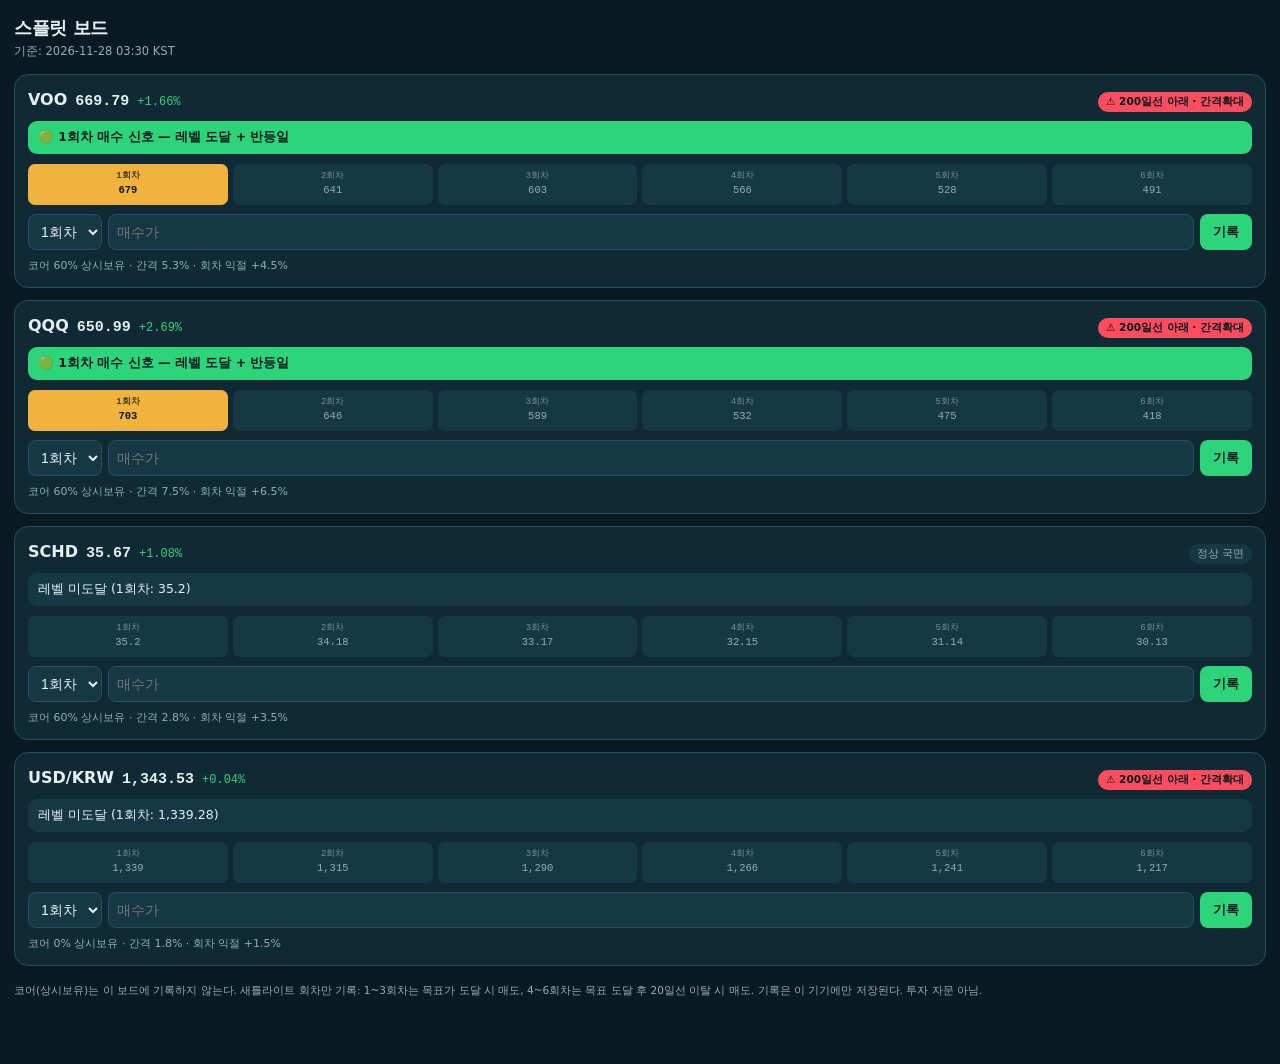
<file: docs/split.html>
<!DOCTYPE html>
<html lang="ko">
<head>
<meta charset="UTF-8">
<meta name="viewport" content="width=device-width, initial-scale=1.0, viewport-fit=cover">
<title>스플릿 보드 — VOO · QQQ · SCHD · USD</title>
<meta name="theme-color" content="#0A1A22">
<style>
:root{--ink:#0A1A22;--panel:#102A35;--panel2:#163844;--line:#26505F;
--text:#E6F0F2;--dim:#8FAEB8;--acc:#2ED47A;--warn:#F2B33D;--red:#FF4D5E}
*{box-sizing:border-box;-webkit-tap-highlight-color:transparent}
body{margin:0;background:var(--ink);color:var(--text);
font-family:system-ui,-apple-system,'Apple SD Gothic Neo',sans-serif;
font-size:15px;line-height:1.5;padding:14px 14px 60px}
h1{font-size:18px;margin:0 0 2px;letter-spacing:-.02em}
.sub{font-size:11.5px;color:var(--dim);margin:0 0 14px}
.card{background:var(--panel);border:1px solid var(--line);border-radius:14px;
padding:13px;margin-bottom:12px}
.hd{display:flex;align-items:baseline;gap:8px;flex-wrap:wrap}
.hd b{font-size:16px}
.px{font-family:ui-monospace,monospace;font-weight:700}
.chg{font-size:12px;font-family:ui-monospace,monospace}
.badge{font-size:10.5px;padding:2px 8px;border-radius:99px;margin-left:auto}
.b-ok{background:var(--panel2);color:var(--dim)}
.b-bear{background:var(--red);color:var(--ink);font-weight:700}
.sig{font-size:12.5px;margin:7px 0 0;padding:7px 10px;border-radius:9px;background:var(--panel2)}
.sig.buy{background:var(--acc);color:var(--ink);font-weight:700}
.lv{display:flex;gap:5px;margin-top:10px}
.lv div{flex:1;text-align:center;font-family:ui-monospace,monospace;font-size:10.5px;
padding:6px 1px;border-radius:7px;background:var(--panel2);color:var(--dim)}
.lv div.hit{background:var(--warn);color:var(--ink);font-weight:700}
.lv div.held{outline:2px solid var(--acc)}
.lv span{display:block;font-size:9px;opacity:.75}
table{width:100%;border-collapse:collapse;margin-top:10px;font-size:12.5px}
th{color:var(--dim);font-weight:500;text-align:left;font-size:11px;padding:3px 4px}
td{padding:5px 4px;border-top:1px solid rgba(38,80,95,.5);font-family:ui-monospace,monospace}
td.won{color:var(--acc)} td.lose{color:var(--red)}
.add{display:flex;gap:6px;margin-top:9px}
.add input,.add select{background:var(--panel2);border:1px solid var(--line);color:var(--text);
border-radius:8px;padding:8px;font-size:14px;min-width:0}
.add select{flex:0 0 74px}.add input{flex:1}
.add button{background:var(--acc);color:var(--ink);border:none;border-radius:8px;
padding:8px 13px;font-weight:700;font-size:13px}
.x{background:none;border:none;color:var(--dim);font-size:15px;padding:0 4px}
.core{font-size:11px;color:var(--dim);margin-top:8px}
.err{color:var(--warn);font-size:12.5px}
.foot{font-size:10.5px;color:var(--dim);line-height:1.6;margin-top:16px}
</style>
</head>
<body>
<h1>스플릿 보드</h1>
<p class="sub" id="asof">split.json 불러오는 중…</p>
<div id="root"></div>
<p class="foot">코어(상시보유)는 이 보드에 기록하지 않는다. 새틀라이트 회차만 기록:
1~3회차는 목표가 도달 시 매도, 4~6회차는 목표 도달 후 20일선 이탈 시 매도.
기록은 이 기기에만 저장된다. 투자 자문 아님.</p>
<script>
(function(){
"use strict";
var mem={};
var st={get:function(k){try{return localStorage.getItem(k)}catch(e){return mem[k]||null}},
        set:function(k,v){try{localStorage.setItem(k,v)}catch(e){mem[k]=v}}};
var KEY="split_ledger_v1";
function ledger(){try{return JSON.parse(st.get(KEY)||"{}")}catch(e){return{}}}
function save(l){st.set(KEY,JSON.stringify(l))}
function esc(s){var d=document.createElement("div");d.textContent=String(s==null?"":s);return d.innerHTML}
function nf(x,d){return Number(x).toLocaleString("ko-KR",{maximumFractionDigits:d==null?2:d})}

var DATA=null;
function render(){
  var root=document.getElementById("root");root.innerHTML="";
  var led=ledger();
  DATA.assets.forEach(function(a){
    var rows=led[a.symbol]||[];
    var heldK={};rows.forEach(function(r){heldK[r.k]=1});
    var card=document.createElement("div");card.className="card";
    var h='<div class="hd"><b>'+esc(a.label)+'</b>'+
      '<span class="px">'+nf(a.close,a.close<100?2:2)+'</span>'+
      '<span class="chg" style="color:'+(a.chg_pct>=0?"var(--acc)":"var(--red)")+'">'+
      (a.chg_pct>=0?"+":"")+esc(a.chg_pct)+'%</span>'+
      '<span class="badge '+(a.below_ma200?"b-bear":"b-ok")+'">'+
      (a.below_ma200?"⚠ 200일선 아래 · 간격확대":"정상 국면")+'</span></div>';
    var sig = a.buy_signal
      ? '<div class="sig buy">🟢 '+a.active_k+'회차 매수 신호 — 레벨 도달 + 반등일</div>'
      : (a.active_k>=1
        ? '<div class="sig">🟡 '+a.active_k+'회차 구간 — 양전 마감 대기</div>'
        : '<div class="sig">레벨 미도달 (1회차: '+nf(a.levels[0].price)+')</div>');
    var lv='<div class="lv">'+a.levels.map(function(l){
      return '<div class="'+(l.reached?"hit ":"")+(heldK[l.k]?"held":"")+'">'+
        '<span>'+l.k+'회차</span>'+nf(l.price,a.close<100?2:0)+'</div>';
    }).join("")+'</div>';
    var tbl="";
    if(rows.length){
      tbl='<table><tr><th>회차</th><th>매수가</th><th>목표가</th><th>현재손익</th><th></th></tr>'+
        rows.map(function(r,i){
          var tgt=r.buy*(1+a.target_pct);
          var pl=(a.close/r.buy-1)*100;
          var done=a.close>=tgt;
          var note=(r.k>=4&&done)?"↩20일선 추적":(done?"✓ 목표도달":nf(tgt));
          return '<tr><td>'+r.k+'</td><td>'+nf(r.buy)+'</td><td>'+note+'</td>'+
            '<td class="'+(pl>=0?"won":"lose")+'">'+(pl>=0?"+":"")+pl.toFixed(1)+'%</td>'+
            '<td><button class="x" data-s="'+esc(a.symbol)+'" data-i="'+i+'">×</button></td></tr>';
        }).join("")+'</table>';
    }
    var opts="";for(var k=1;k<=DATA.n_tranches;k++)
      if(!heldK[k])opts+='<option value="'+k+'">'+k+'회차</option>';
    var add=opts?'<div class="add"><select data-s="'+esc(a.symbol)+'">'+opts+'</select>'+
      '<input type="number" inputmode="decimal" placeholder="매수가" data-s="'+esc(a.symbol)+'">'+
      '<button data-s="'+esc(a.symbol)+'">기록</button></div>':"";
    card.innerHTML=h+sig+lv+tbl+add+
      '<div class="core">코어 '+(a.core_frac*100)+'% 상시보유 · 간격 '+
      (a.gap_effective*100).toFixed(1)+'% · 회차 익절 +'+(a.target_pct*100).toFixed(1)+'%</div>';
    root.appendChild(card);
  });
  root.querySelectorAll("button.x").forEach(function(b){
    b.addEventListener("click",function(){
      var l=ledger();l[b.dataset.s].splice(+b.dataset.i,1);save(l);render();
    });
  });
  root.querySelectorAll(".add button").forEach(function(b){
    b.addEventListener("click",function(){
      var s=b.dataset.s;
      var sel=root.querySelector('.add select[data-s="'+s.replace(/"/g,'\\"')+'"]');
      var inp=root.querySelector('.add input[data-s="'+s.replace(/"/g,'\\"')+'"]');
      var px=parseFloat(inp.value);
      if(!(px>0)){inp.focus();return}
      var l=ledger();(l[s]=l[s]||[]).push({k:+sel.value,buy:px,d:new Date().toISOString().slice(0,10)});
      l[s].sort(function(a,b){return a.k-b.k});save(l);render();
    });
  });
}
fetch("split.json",{cache:"no-cache"}).then(function(r){
  if(!r.ok)throw 0;return r.json();
}).then(function(d){
  DATA=d;document.getElementById("asof").textContent="기준: "+d.asof;render();
}).catch(function(){
  document.getElementById("asof").innerHTML=
    '<span class="err">split.json 없음 — Actions의 Split Levels 워크플로우 첫 실행 후 표시됩니다.</span>';
});
})();
</script>
</body>
</html>
</file>
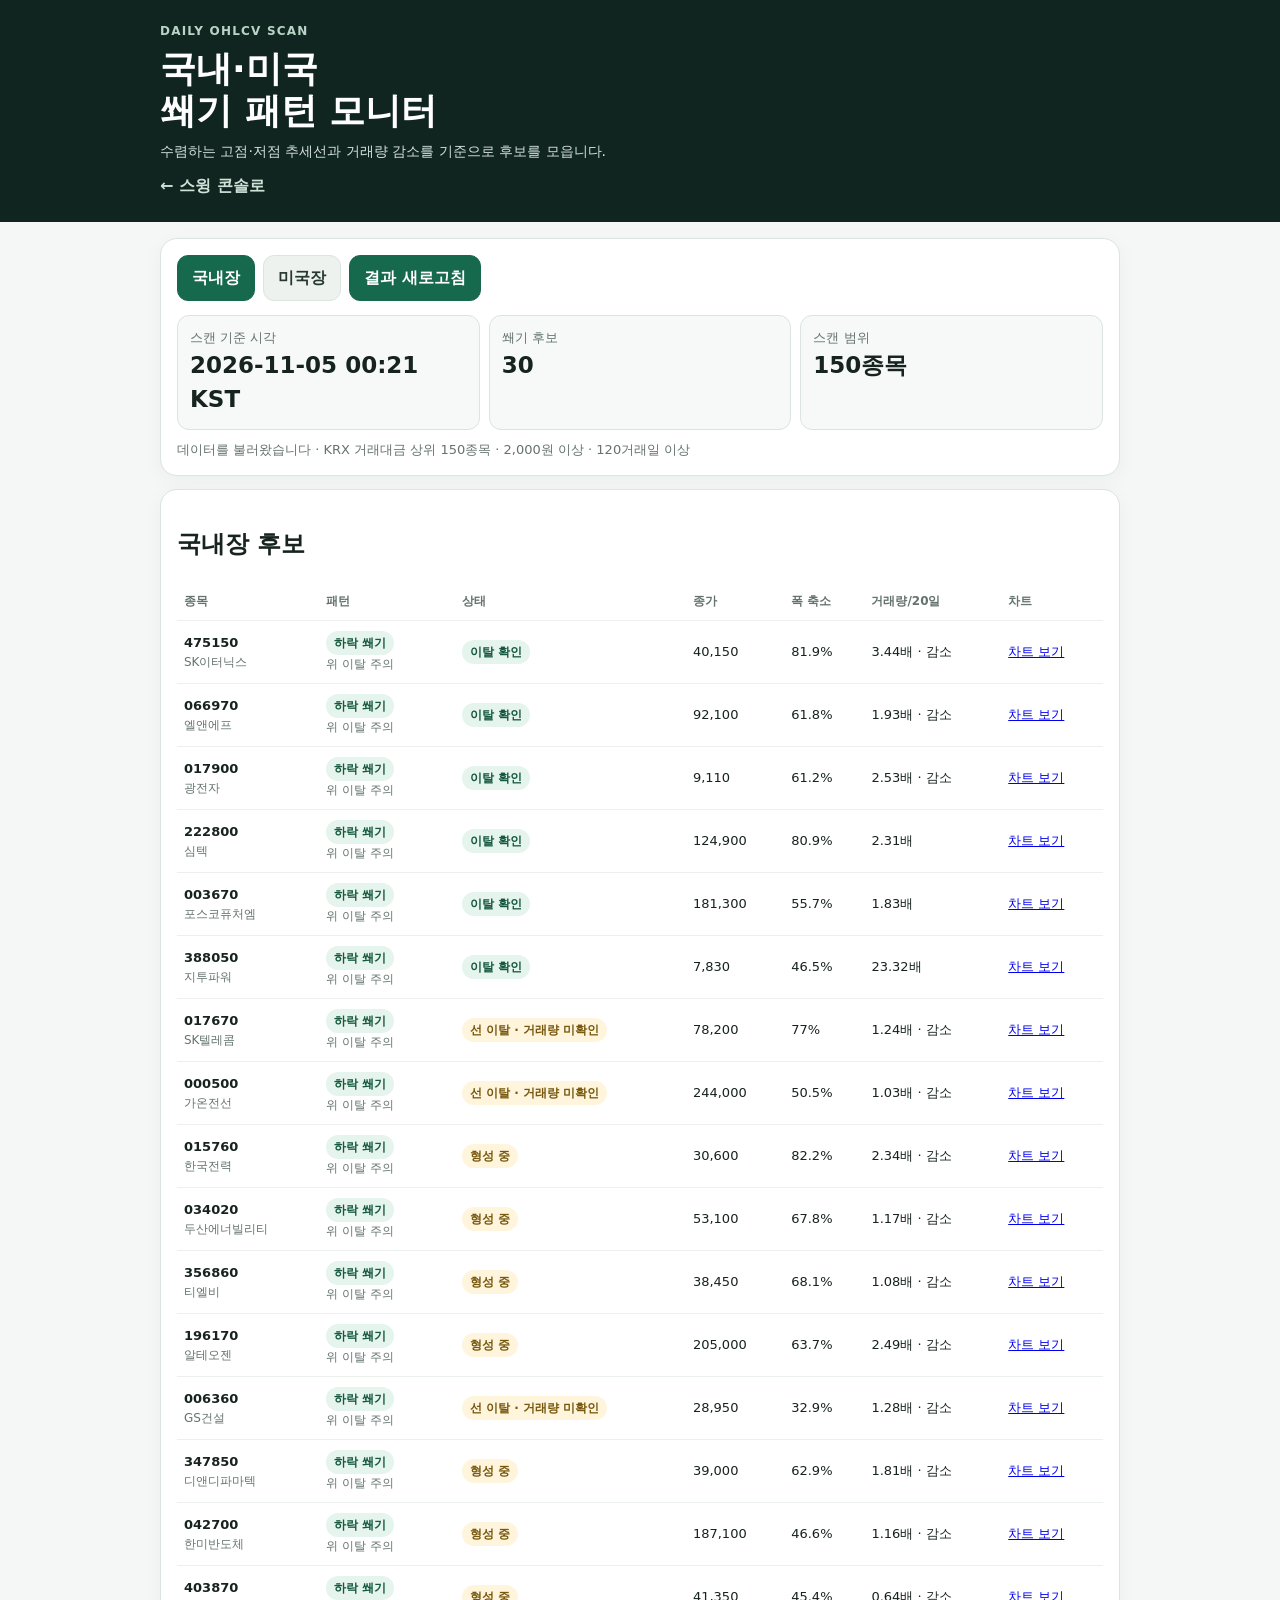
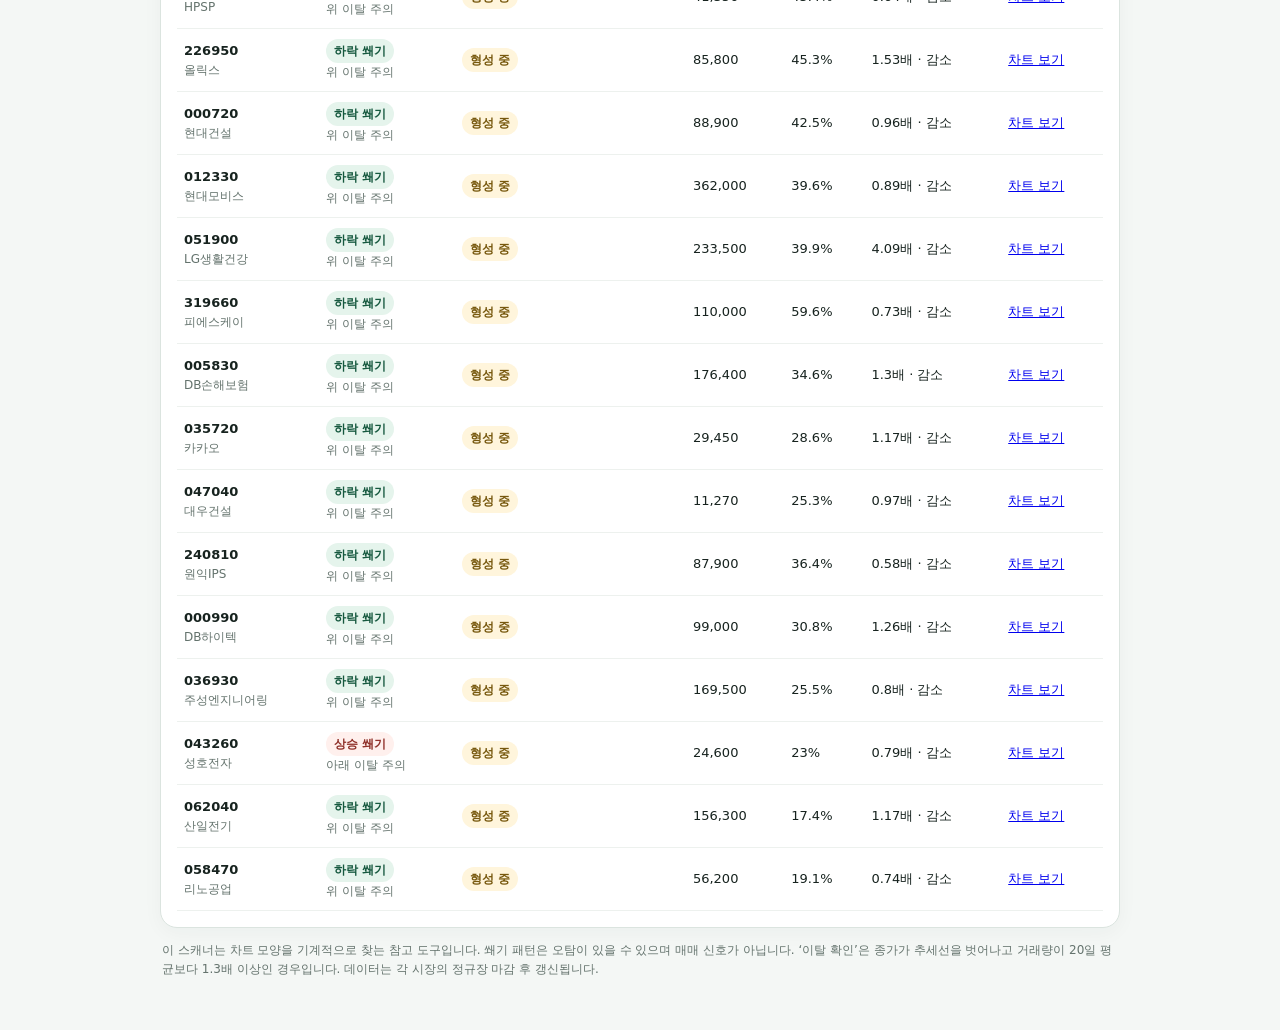
<file: docs/wedges.html>
<!doctype html>
<html lang="ko">
<head>
  <meta charset="utf-8">
  <meta name="viewport" content="width=device-width, initial-scale=1, viewport-fit=cover">
  <meta name="theme-color" content="#10251f">
  <meta name="description" content="국내장과 미국장 종목에서 수렴하는 쐐기 패턴과 거래량 감소, 추세선 이탈을 찾아봅니다.">
  <title>국내·미국 쐐기 패턴 모니터</title>
  <style>
    :root{color-scheme:light;--ink:#17231f;--muted:#64736d;--line:#dbe4df;--paper:#f4f7f5;--green:#17694d;--green-soft:#e5f4ec;--red:#a83e36;--red-soft:#fff0ed;--gold:#f1bd61;--card:#fff;--navy:#10251f}
    *{box-sizing:border-box}body{margin:0;background:var(--paper);color:var(--ink);font-family:system-ui,-apple-system,BlinkMacSystemFont,"Segoe UI",sans-serif;line-height:1.5}.top{background:var(--navy);color:white;padding:22px 16px 24px}.wrap{width:min(960px,100% - 24px);margin:auto}.eyebrow{font-size:12px;letter-spacing:.1em;color:#b8d4c7;font-weight:700}.top h1{font-size:clamp(25px,6vw,36px);line-height:1.18;margin:8px 0}.top p{margin:8px 0 0;color:#d4e1db;font-size:14px}main{padding:16px 0 38px}.card{background:var(--card);border:1px solid var(--line);border-radius:17px;padding:16px;margin-bottom:13px;box-shadow:0 5px 20px #173b2d0a}.tabs,.actions{display:flex;gap:8px;flex-wrap:wrap}.btn{border:1px solid var(--line);border-radius:11px;background:#edf2ef;color:#26382f;font:inherit;font-weight:700;padding:10px 14px;min-height:44px;cursor:pointer}.btn.on,.btn.primary{background:var(--green);border-color:var(--green);color:white}.meta{font-size:13px;color:var(--muted);margin:10px 0 0}.grid{display:grid;grid-template-columns:repeat(3,1fr);gap:9px;margin-top:14px}.metric{background:#f6f9f7;border:1px solid var(--line);border-radius:12px;padding:12px}.metric small{display:block;color:var(--muted)}.metric strong{font-size:23px}.note{font-size:13px;color:var(--muted);margin:10px 0 0}.table-wrap{overflow-x:auto}table{width:100%;min-width:760px;border-collapse:collapse}th,td{padding:10px 7px;text-align:left;border-bottom:1px solid #edf1ee;font-size:13px}th{font-size:12px;color:var(--muted)}.ticker{font-weight:750;color:var(--ink);text-decoration:none}.ticker:hover{text-decoration:underline}.subname{display:block;color:var(--muted);font-size:12px}.pill{display:inline-block;border-radius:20px;padding:3px 8px;font-size:12px;font-weight:700;background:#eef2ef}.pill.rising{background:var(--red-soft);color:#8f3029}.pill.falling{background:var(--green-soft);color:#15583e}.pill.confirm{background:var(--green-soft);color:#15583e}.pill.watch{background:#fff5dc;color:#77580e}.empty{padding:24px;text-align:center;color:var(--muted)}.error{color:var(--red);font-size:13px}.foot{font-size:12px;color:var(--muted);line-height:1.6;margin:12px 2px}.back{display:inline-block;color:#cfe2d8;margin-top:12px;text-decoration:none;font-weight:700}
    @media(max-width:560px){.wrap{width:min(100% - 18px,960px)}.card{padding:13px;border-radius:14px}.grid{grid-template-columns:1fr 1fr}.metric:last-child{grid-column:1/-1}.tabs .btn{flex:1}.top p{font-size:13px}}
  </style>
</head>
<body>
  <header class="top"><div class="wrap"><div class="eyebrow">DAILY OHLCV SCAN</div><h1>국내·미국<br>쐐기 패턴 모니터</h1><p>수렴하는 고점·저점 추세선과 거래량 감소를 기준으로 후보를 모읍니다.</p><a class="back" href="index.html">← 스윙 콘솔로</a></div></header>
  <main class="wrap">
    <section class="card">
      <div class="tabs"><button class="btn on" data-market="kr">국내장</button><button class="btn" data-market="us">미국장</button><button class="btn primary" id="refresh">결과 새로고침</button></div>
      <div class="grid"><div class="metric"><small>스캔 기준 시각</small><strong id="asof">—</strong></div><div class="metric"><small>쐐기 후보</small><strong id="count">—</strong></div><div class="metric"><small>스캔 범위</small><strong id="universe">—</strong></div></div>
      <p class="meta" id="status" role="status" aria-live="polite">결과를 불러오는 중…</p>
    </section>
    <section class="card"><h2 id="heading">국내장 후보</h2><div class="table-wrap"><table><thead><tr><th>종목</th><th>패턴</th><th>상태</th><th>종가</th><th>폭 축소</th><th>거래량/20일</th><th>차트</th></tr></thead><tbody id="rows"></tbody></table></div><div id="empty" class="empty" hidden>현재 조건에 맞는 후보가 없습니다.</div></section>
    <p class="foot">이 스캐너는 차트 모양을 기계적으로 찾는 참고 도구입니다. 쐐기 패턴은 오탐이 있을 수 있으며 매매 신호가 아닙니다. ‘이탈 확인’은 종가가 추세선을 벗어나고 거래량이 20일 평균보다 1.3배 이상인 경우입니다. 데이터는 각 시장의 정규장 마감 후 갱신됩니다.</p>
  </main>
  <script>
    let market='kr';
    const $=id=>document.getElementById(id);
    const fmt=(n,d=2)=>Number.isFinite(Number(n))?Number(n).toLocaleString('ko-KR',{maximumFractionDigits:d}):'—';
    const esc=s=>String(s??'').replace(/[&<>"']/g,c=>({'&':'&amp;','<':'&lt;','>':'&gt;','"':'&quot;',"'":'&#39;'}[c]));
    function chartUrl(item){return market==='kr'?`https://finance.naver.com/item/main.naver?code=${encodeURIComponent(item.ticker)}`:`https://www.tradingview.com/symbols/${encodeURIComponent(item.ticker)}/`}
    function draw(payload){const items=payload.candidates||[];$('asof').textContent=payload.asof||'—';$('count').textContent=items.length;$('universe').textContent=payload.universe_count?`${fmt(payload.universe_count,0)}종목`:'—';$('heading').textContent=market==='kr'?'국내장 후보':'미국장 후보';$('status').textContent=`데이터를 불러왔습니다 · ${payload.scope||'거래량·가격 조건을 통과한 유니버스'}`;$('empty').hidden=items.length>0;$('empty').textContent=payload.pending?'첫 자동 스캔이 아직 실행되지 않았습니다. 첫 정규장 마감 뒤 후보가 표시됩니다.':'현재 조건에 맞는 후보가 없습니다.';$('rows').innerHTML=items.map(x=>{const rising=x.pattern==='상승 쐐기';const phaseClass=x.phase==='이탈 확인'?'confirm':'watch';return `<tr><td><a class="ticker" target="_blank" rel="noopener" href="${chartUrl(x)}">${esc(x.ticker)}</a><span class="subname">${esc(x.name||'')}</span></td><td><span class="pill ${rising?'rising':'falling'}">${esc(x.pattern)}</span><span class="subname">${esc(x.implication||'')}</span></td><td><span class="pill ${phaseClass}">${esc(x.phase)}</span></td><td>${fmt(x.close,market==='kr'?0:2)}</td><td>${fmt(x.range_contraction_pct,1)}%</td><td>${fmt(x.volume_vs_20d,2)}배${x.volume_dryup?' · 감소':''}</td><td><a target="_blank" rel="noopener" href="${chartUrl(x)}">차트 보기</a></td></tr>`}).join('')}
    async function load(){ $('status').textContent='스캔 결과를 불러오는 중…';$('rows').innerHTML='';try{const r=await fetch(`wedges_${market}.json`,{cache:'no-store'});if(!r.ok)throw new Error(`HTTP ${r.status}`);const payload=await r.json();draw(payload)}catch(e){$('asof').textContent='—';$('count').textContent='—';$('universe').textContent='—';$('status').innerHTML=`<span class="error">결과를 불러오지 못했습니다: ${esc(e.message)}</span>`;$('empty').hidden=false;$('empty').textContent='스캔 결과 파일이 아직 생성되지 않았습니다.'}}
    document.querySelectorAll('[data-market]').forEach(b=>b.addEventListener('click',()=>{market=b.dataset.market;document.querySelectorAll('[data-market]').forEach(x=>x.classList.toggle('on',x===b));load()}));$('refresh').addEventListener('click',load);load();
  </script>
</body>
</html>
</file>
